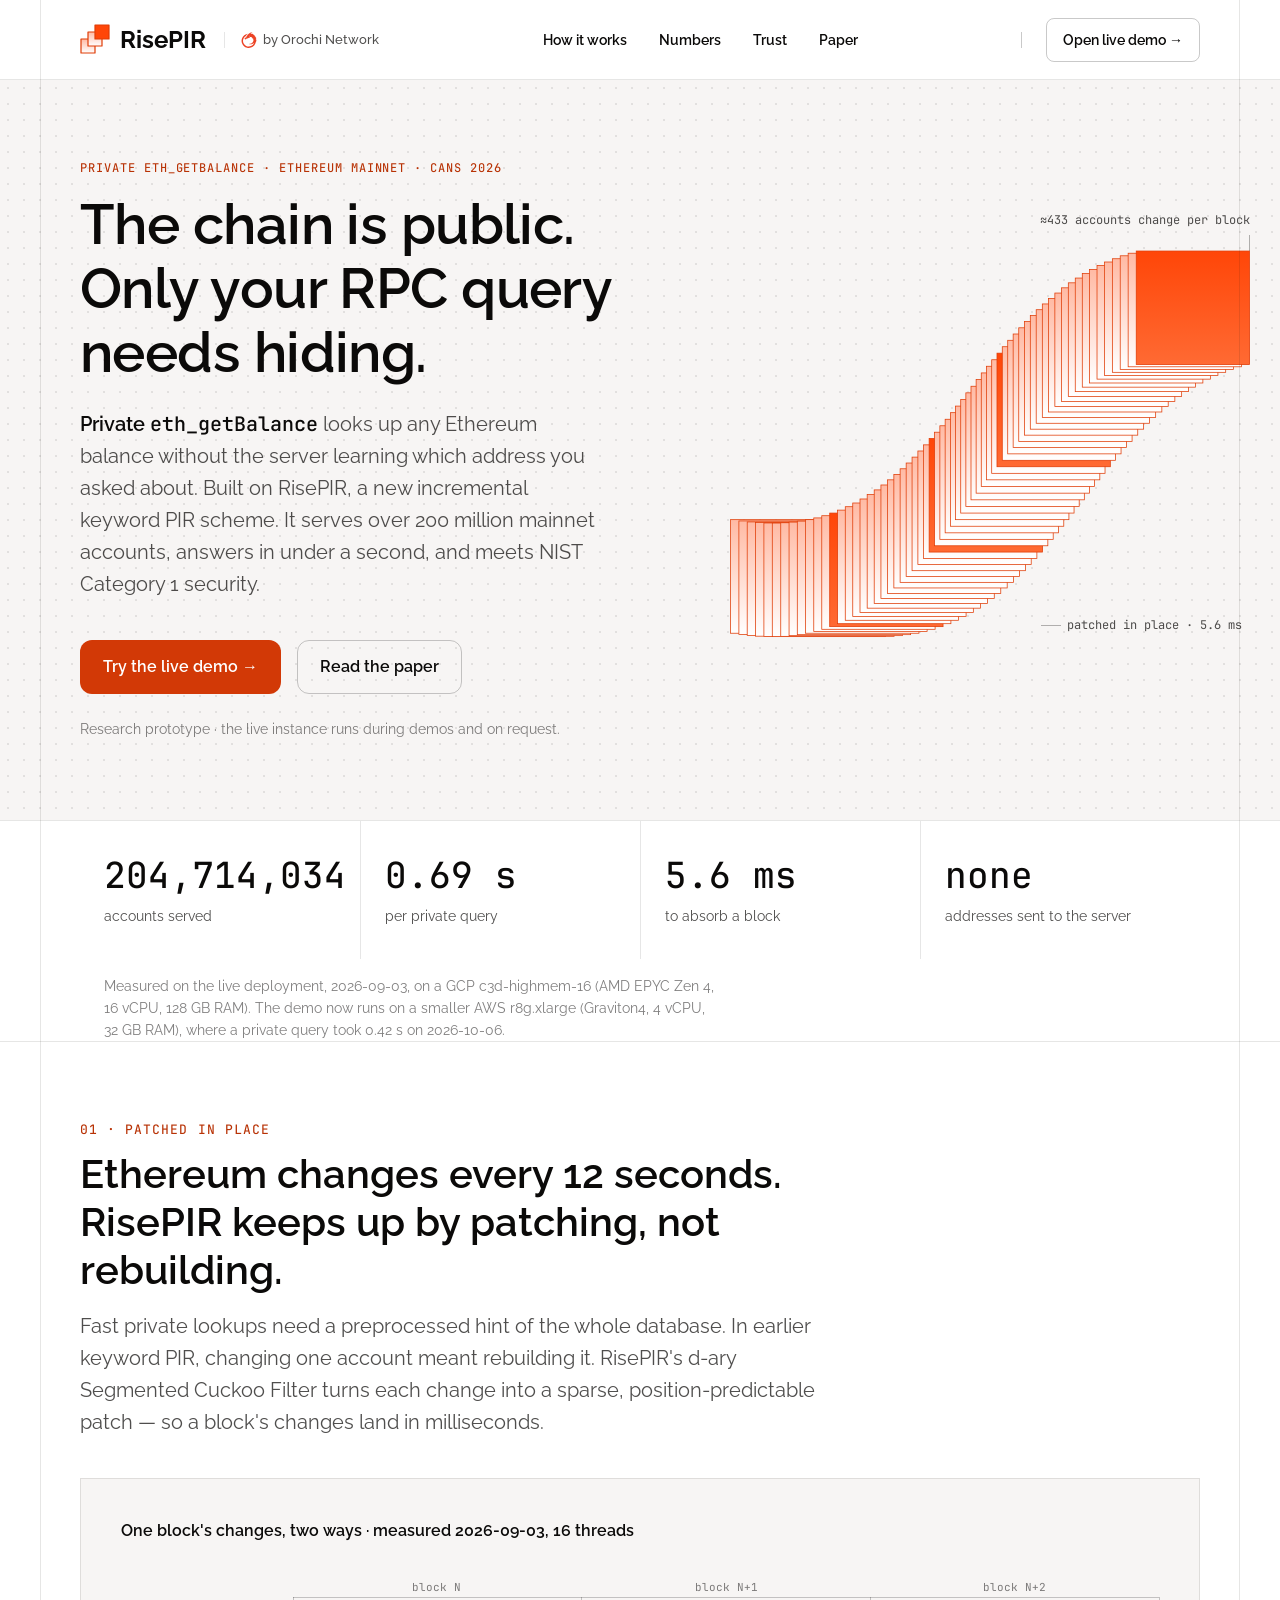
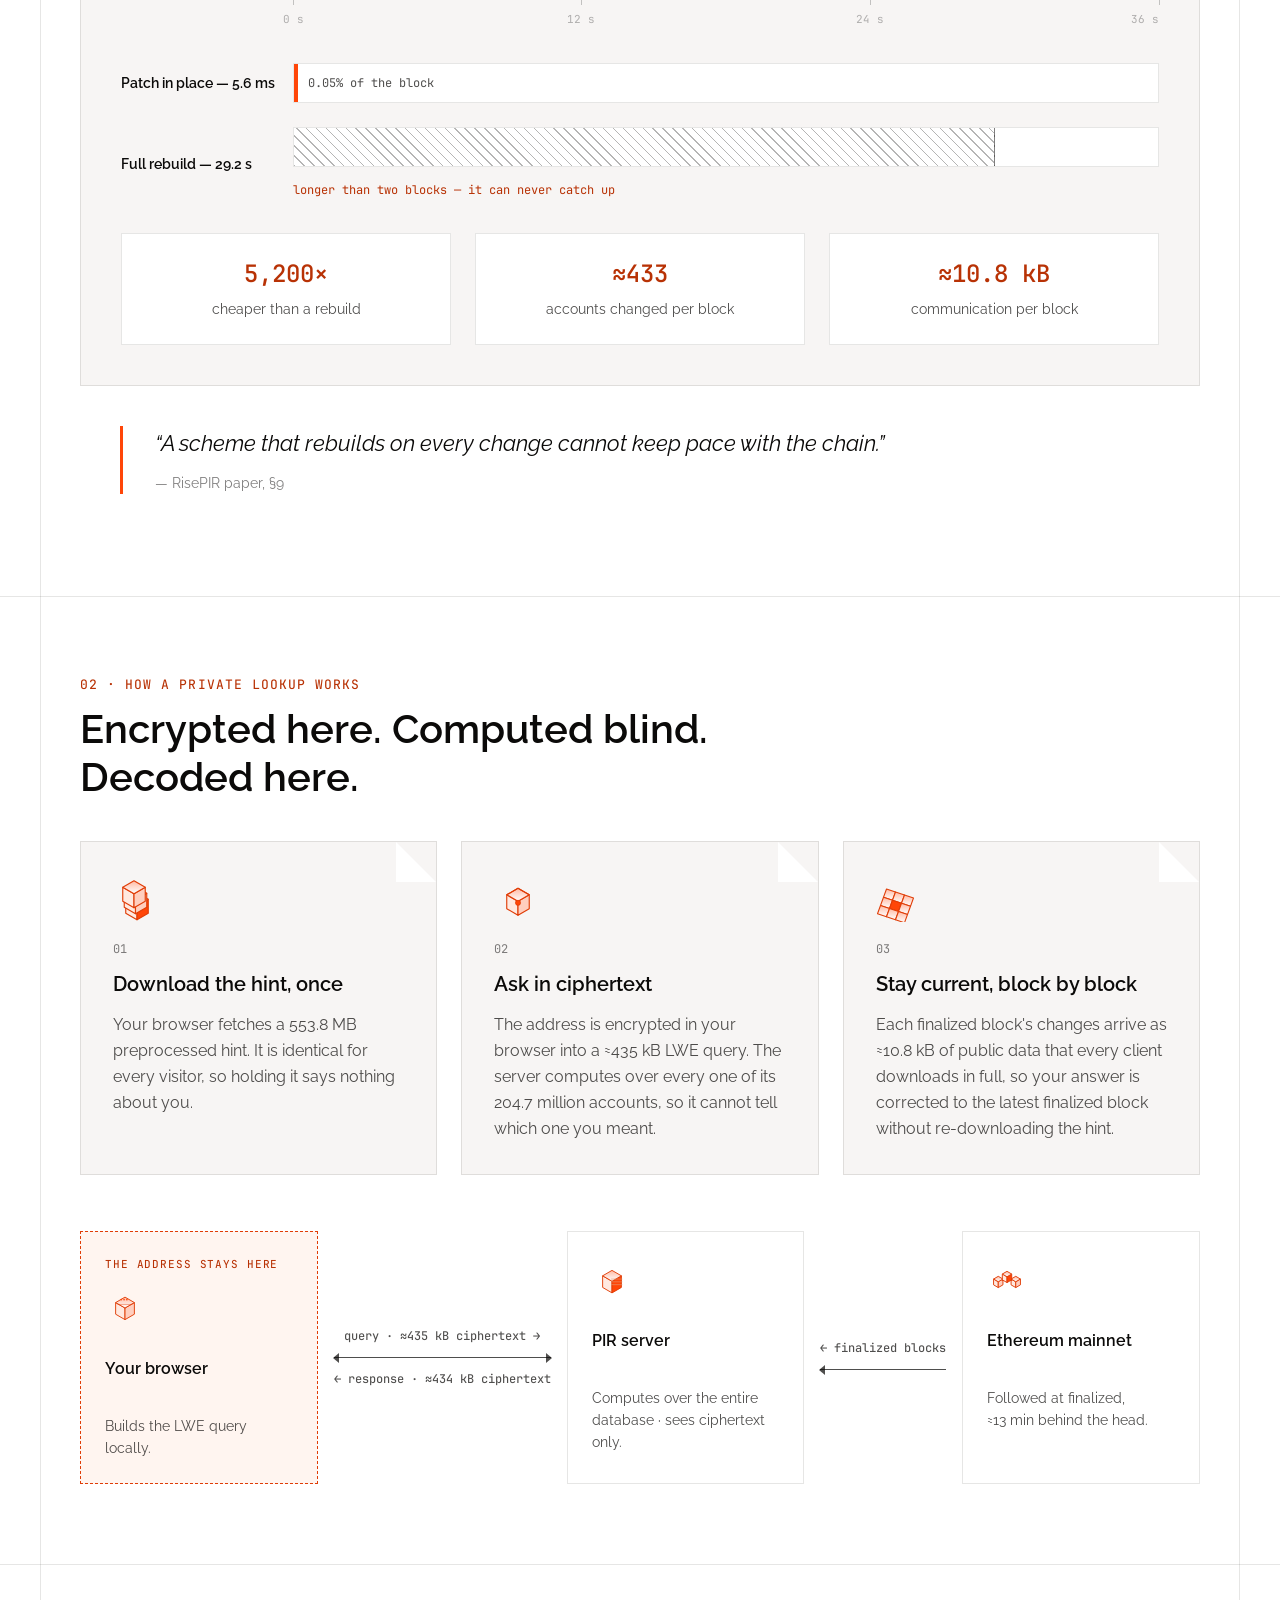
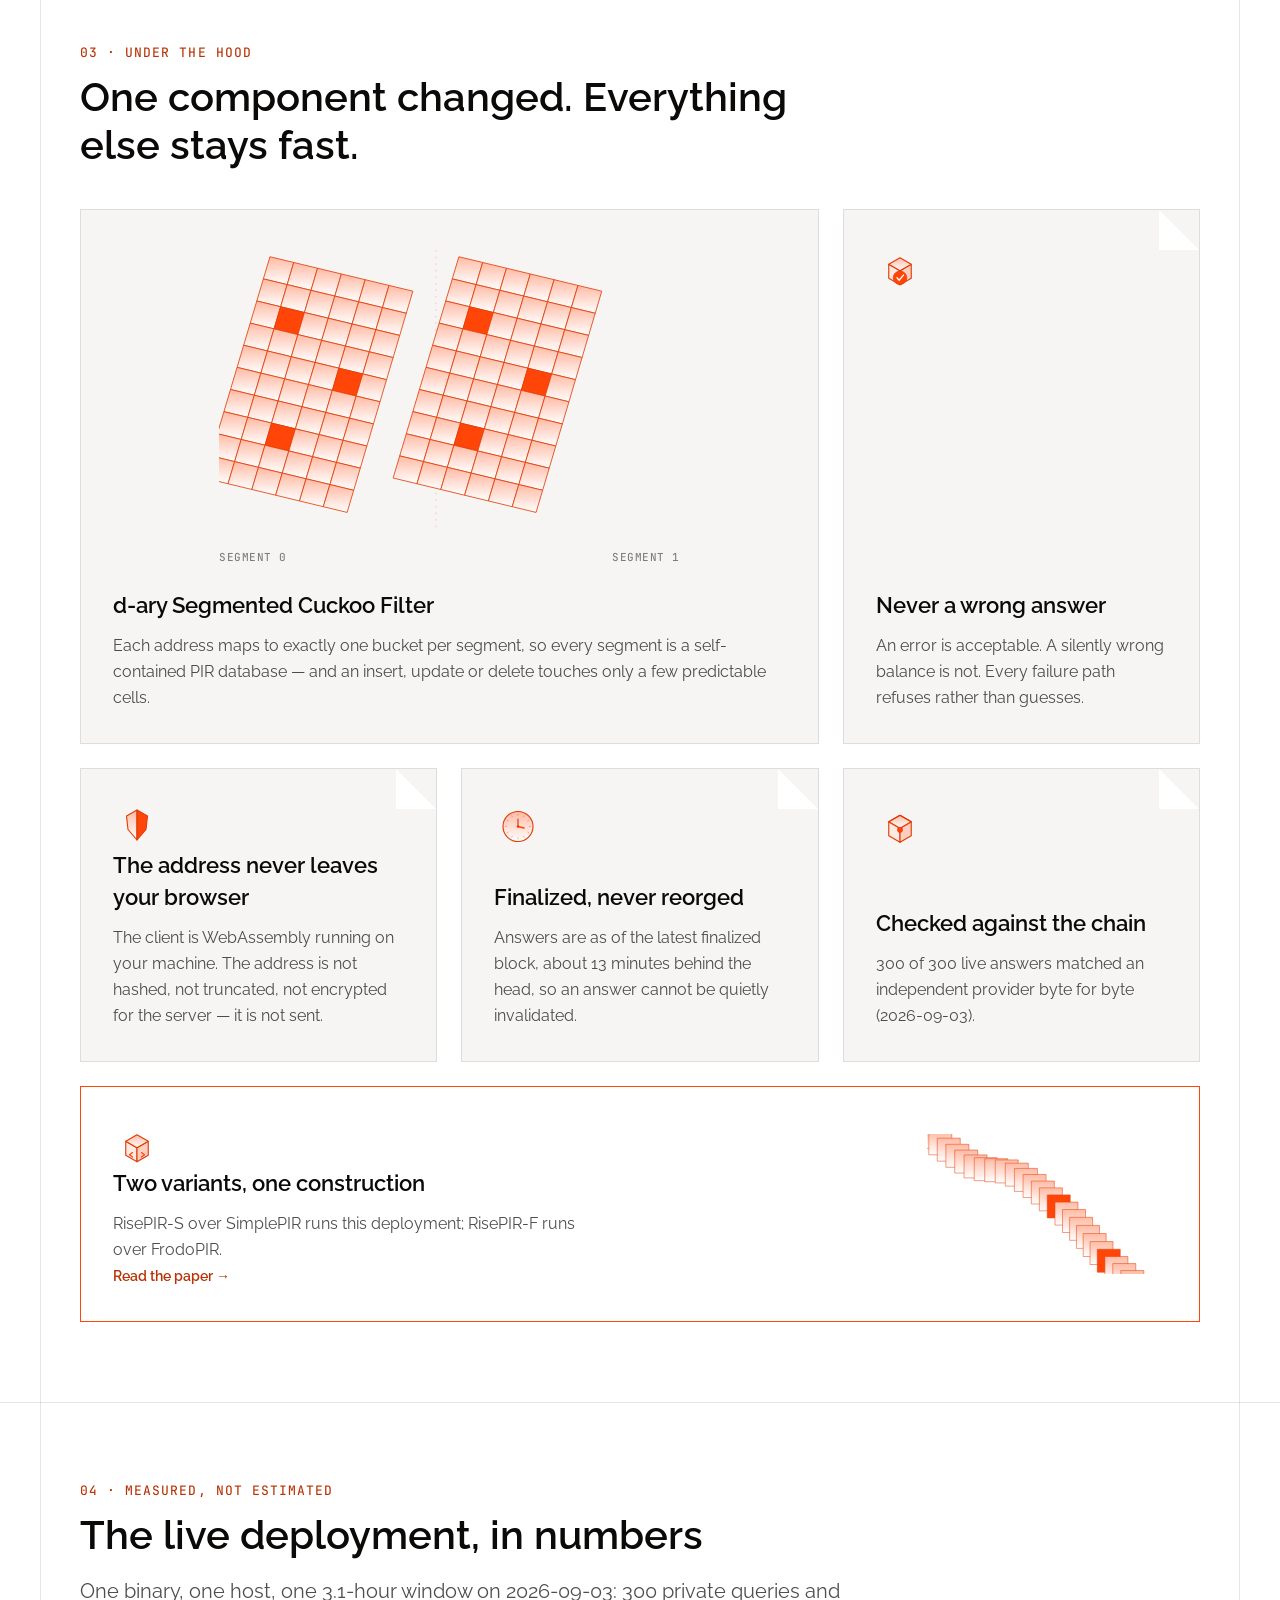
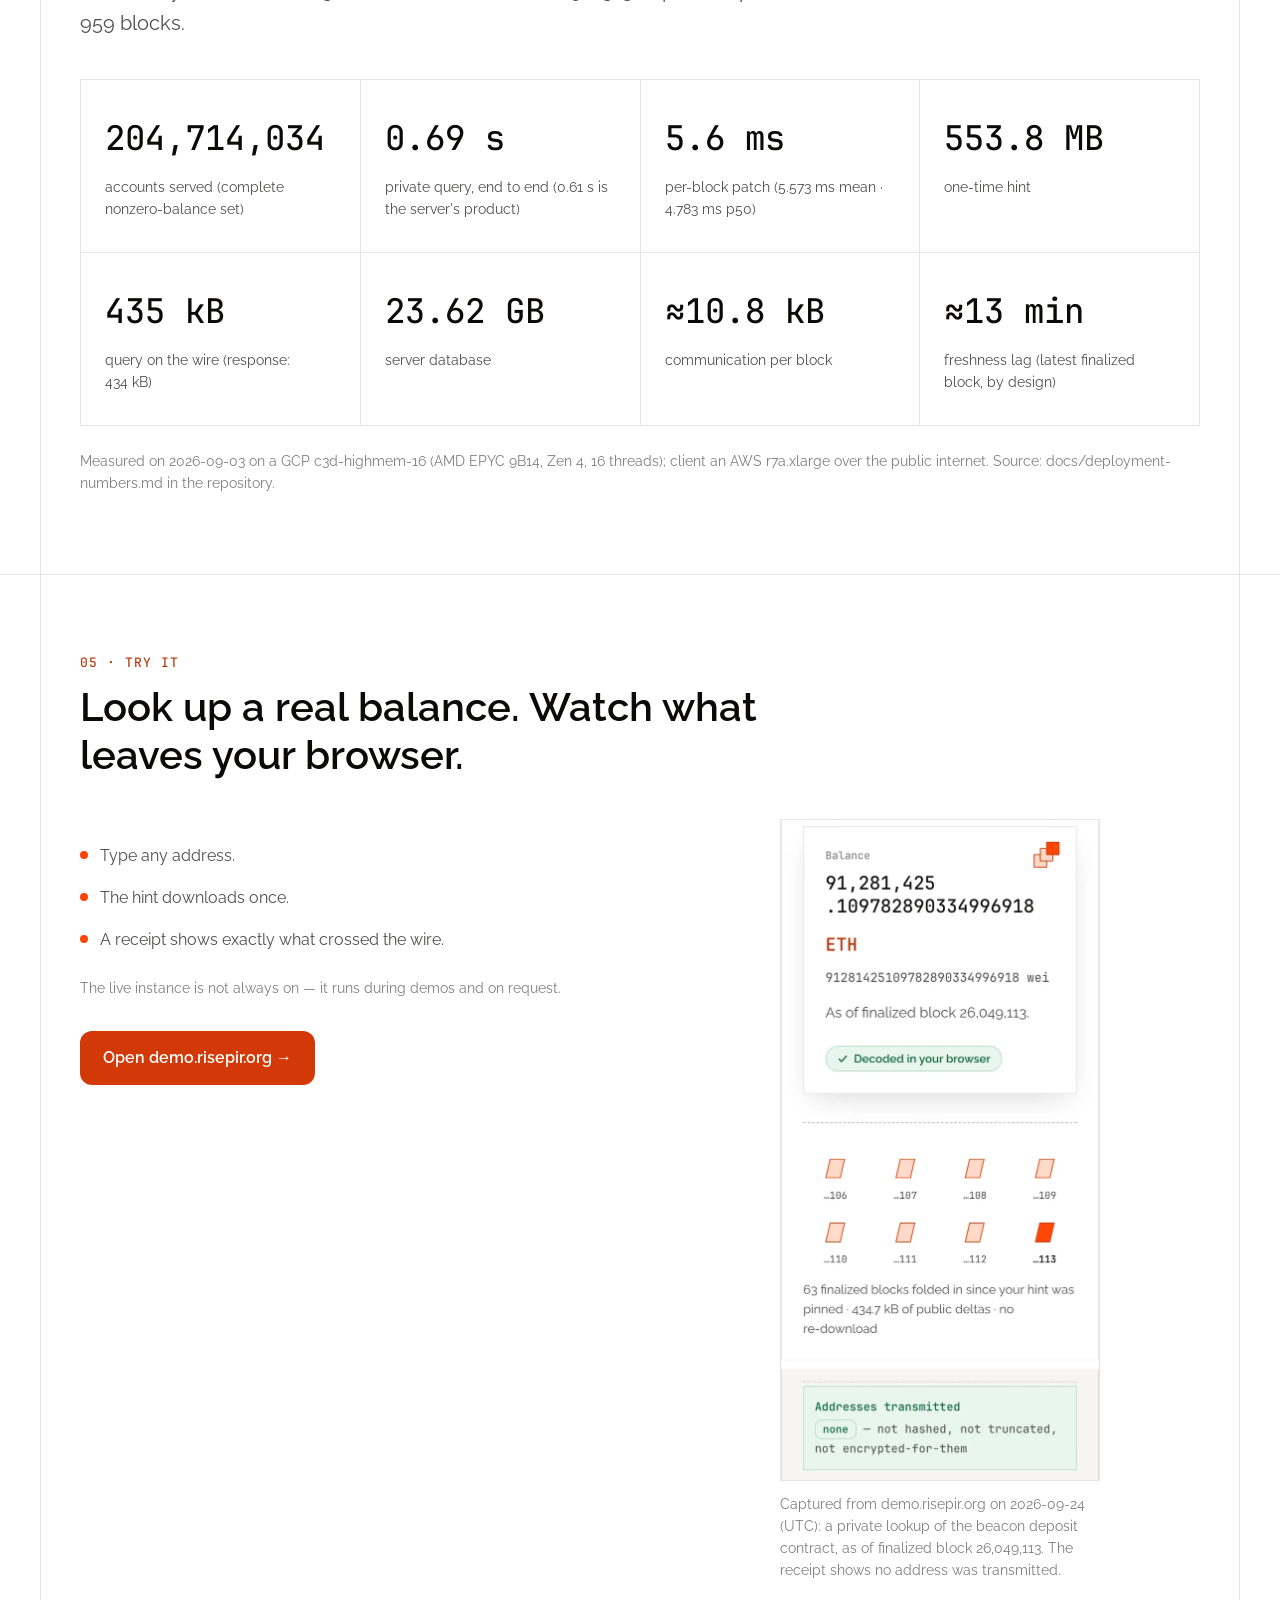
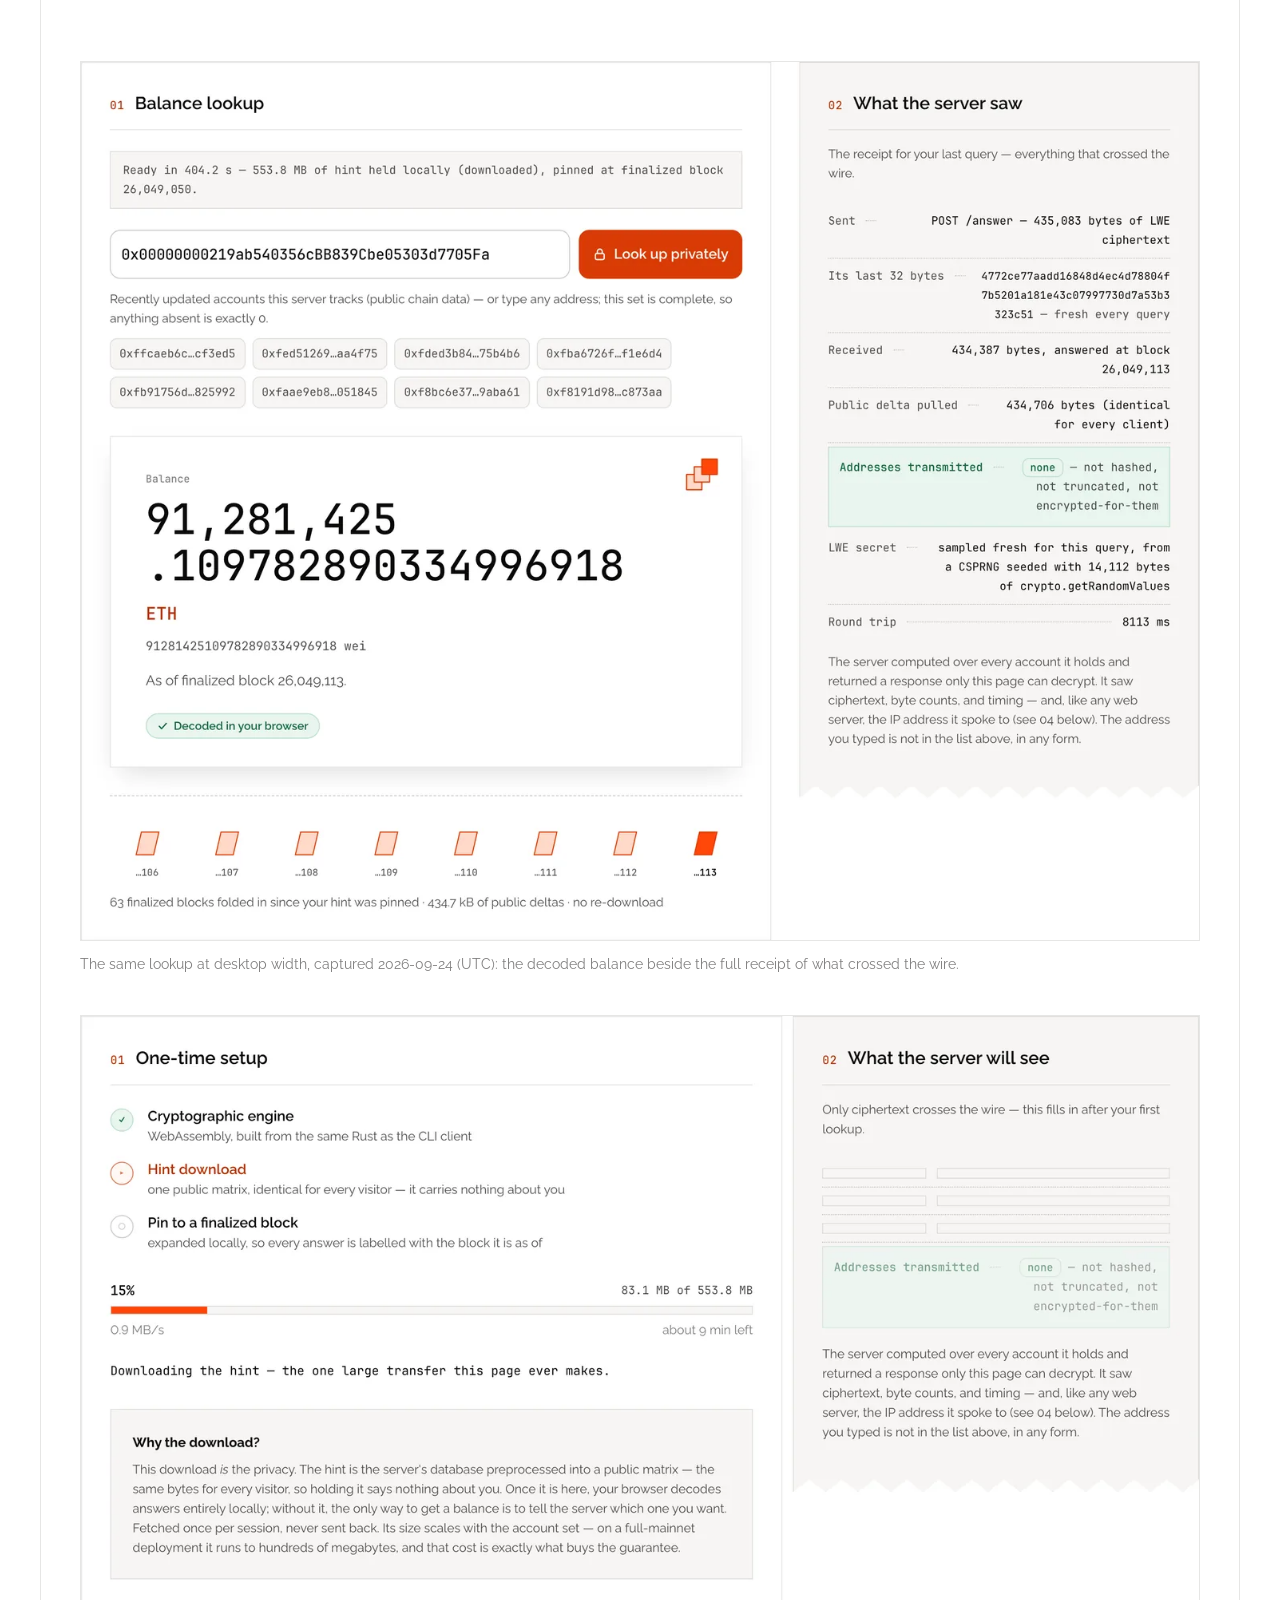
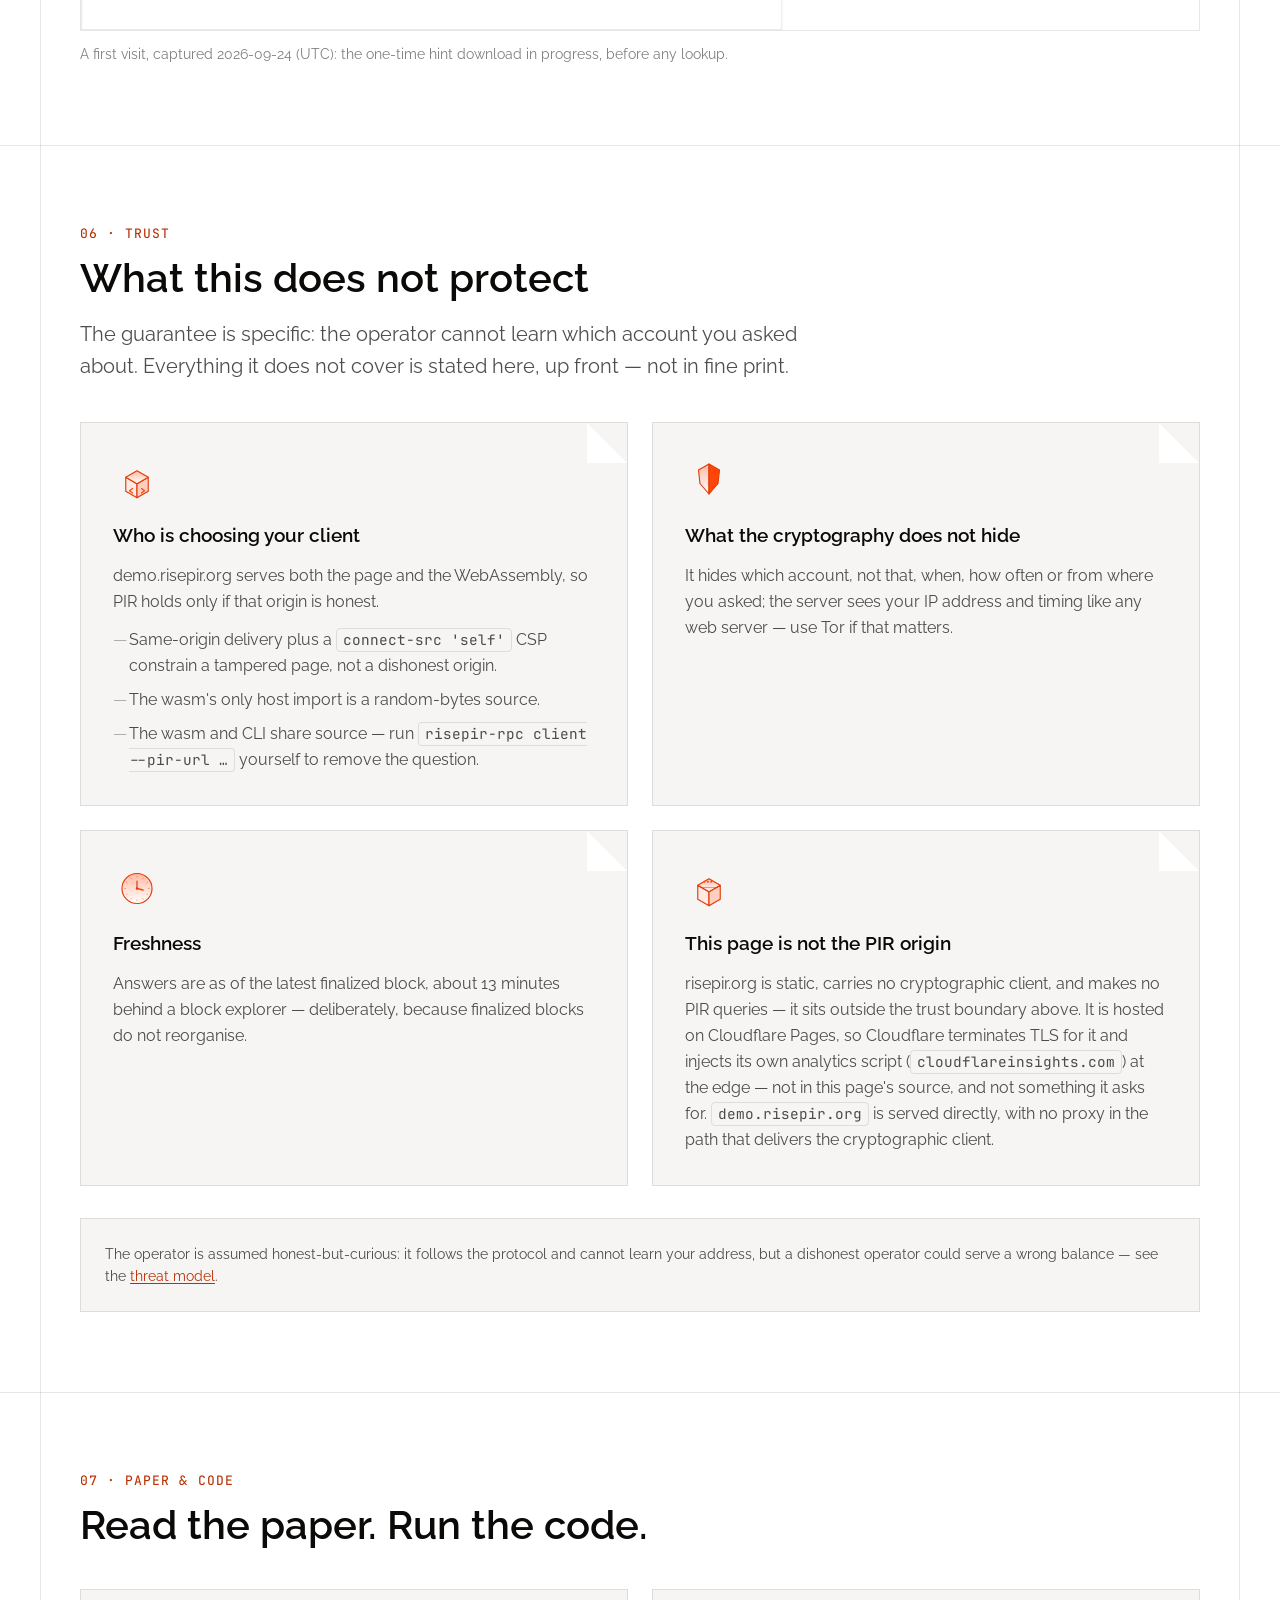
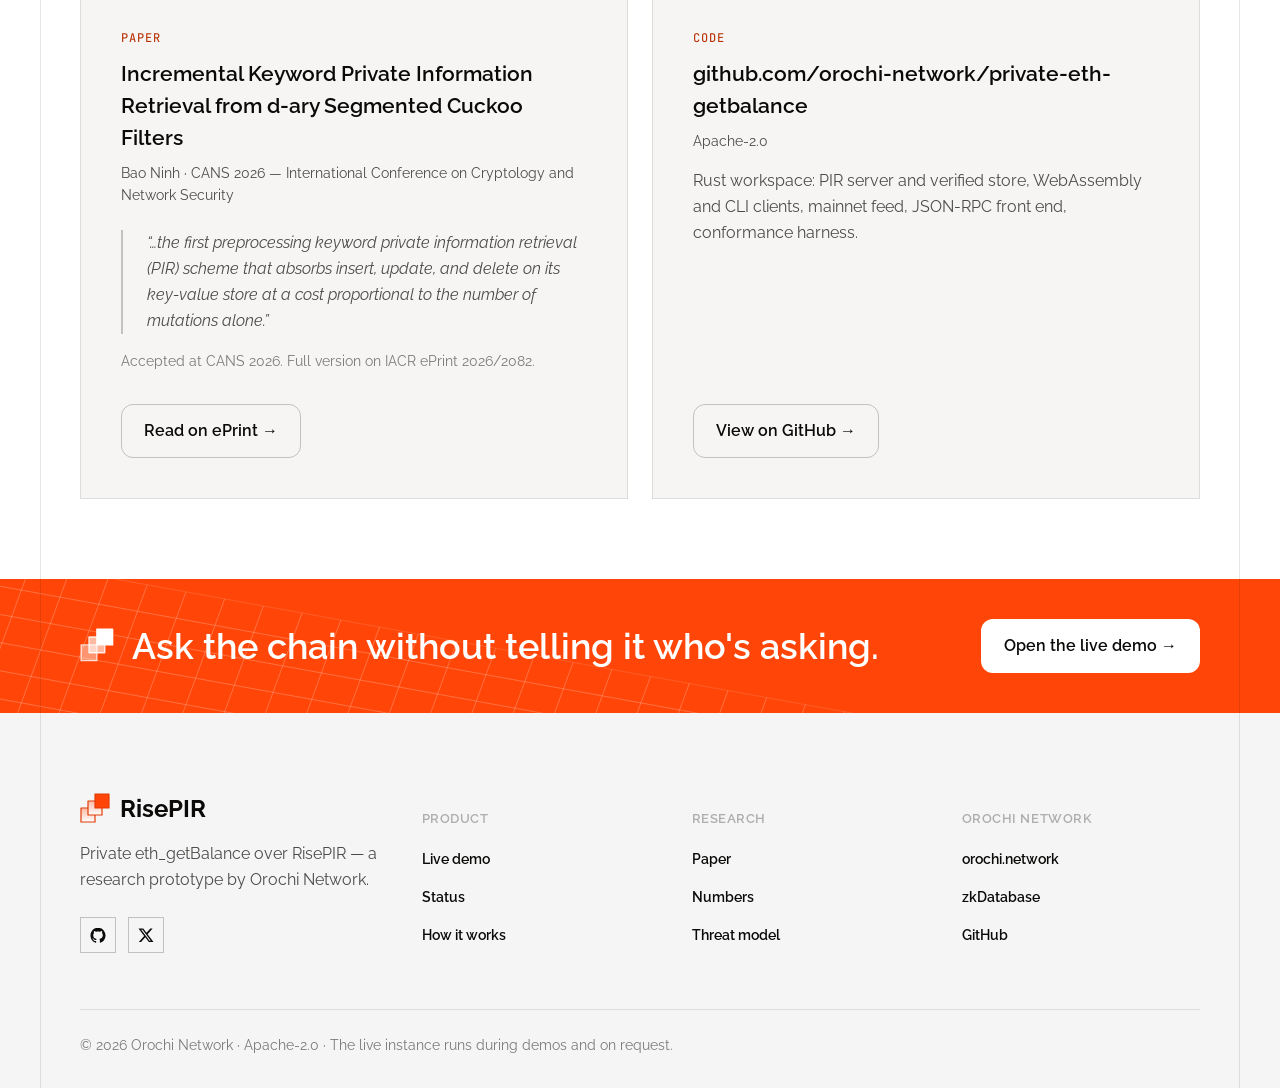
<file: site/index.html>
<!DOCTYPE html>
<html lang="en">
<head>
<meta charset="UTF-8">
<meta name="viewport" content="width=device-width, initial-scale=1">
<title>RisePIR — Private eth_getBalance for Ethereum mainnet</title>
<meta name="description" content="A keyword-PIR server that answers Ethereum eth_getBalance queries against the complete 204,714,034-account mainnet set without learning which account was asked.">

<meta property="og:title" content="RisePIR — Private eth_getBalance for Ethereum mainnet">
<meta property="og:description" content="LWE keyword-PIR over a d-ary Segmented Cuckoo Filter. The server computes over the entire mainnet balance set to answer one query, and never learns which account was asked.">
<meta property="og:type" content="website">
<meta property="og:url" content="https://risepir.org/">
<meta property="og:image" content="https://risepir.org/assets/social-card.png">
<meta property="og:image:width" content="1200">
<meta property="og:image:height" content="630">
<meta property="og:image:alt" content="RisePIR — Private eth_getBalance for Ethereum mainnet. &quot;The chain is public. Only your RPC query needs hiding.&quot;">
<meta name="twitter:card" content="summary_large_image">

<link rel="canonical" href="https://risepir.org/">
<link rel="icon" type="image/svg+xml" href="./favicon.svg?v=40e13f9a90">
<link rel="stylesheet" href="./style.css?v=3d52746d71">
</head>
<body>
<a class="skip-link" href="#main">Skip to content</a>
<div class="page">

  <!-- ============================================================ NAV -->
  <header class="nav">
    <div class="container">
      <div class="nav-left">
        <div class="nav-lockup">
          <img class="mark" src="./assets/risepir-mark.svg" width="32" height="32" alt="">
          <span class="wordmark">RisePIR</span>
        </div>
        <div class="nav-by">
          <img class="orochi-sym" src="./assets/brand/orochi-net-logo-orochi-symbol.svg" width="16" height="16" alt="">
          <span>by Orochi Network</span>
        </div>
      </div>
      <nav class="nav-links" aria-label="Page sections">
        <a href="#how">How it works</a>
        <a href="#numbers">Numbers</a>
        <a href="#trust">Trust</a>
        <a href="#paper">Paper</a>
      </nav>
      <div class="nav-right">
        <div class="nav-divider"></div>
        <a class="btn btn-secondary btn-sm" href="#demo">Open live demo →</a>
        <details class="nav-menu">
          <summary aria-label="Menu">
            <svg viewBox="0 0 24 24" width="24" height="24" aria-hidden="true">
              <line x1="3" y1="6" x2="21" y2="6" stroke="#0B0A09" stroke-width="1.6" stroke-linecap="round"/>
              <line x1="3" y1="12" x2="21" y2="12" stroke="#0B0A09" stroke-width="1.6" stroke-linecap="round"/>
              <line x1="3" y1="18" x2="21" y2="18" stroke="#0B0A09" stroke-width="1.6" stroke-linecap="round"/>
            </svg>
          </summary>
          <nav class="nav-menu-panel" aria-label="Page sections">
            <a href="#how">How it works</a>
            <a href="#numbers">Numbers</a>
            <a href="#trust">Trust</a>
            <a href="#paper">Paper</a>
            <a class="btn btn-primary" href="#demo">Open live demo →</a>
          </nav>
        </details>
      </div>
    </div>
  </header>

  <main id="main" tabindex="-1">

  <!-- ============================================================ HERO -->
  <section class="hero dotted">
    <div class="container">
      <div class="hero-copy">
        <div class="eyebrow">Private eth_getBalance · Ethereum mainnet · CANS 2026</div>
        <h1>The chain is public. Only your RPC query needs hiding.</h1>
        <p class="lead"><strong class="project-name">Private <span class="proj-mono">eth_getBalance</span></strong> looks up any Ethereum balance without the server learning which address you asked about. Built on RisePIR, a new incremental keyword PIR scheme. It serves over 200 million mainnet accounts, answers in under a second, and meets NIST Category 1 security.</p>
        <div class="hero-actions">
          <a class="btn btn-primary" href="#demo">Try the live demo →</a>
          <a class="btn btn-secondary" href="#paper">Read the paper</a>
        </div>
        <p class="hero-fine">Research prototype · the live instance runs during demos and on request.</p>
      </div>
      <div class="hero-art">
        <img src="./assets/illustrations/hero-patched-ribbon.svg" width="720" height="560" alt="A ribbon of database scales, mostly pale, with a few solid-orange scales showing the block just patched">
        <div class="hero-callout hero-callout-1"><span>≈433&nbsp;accounts change per block</span><span class="leader"></span></div>
        <div class="hero-callout hero-callout-2"><span class="leader"></span><span>patched in place · 5.6&nbsp;ms</span></div>
      </div>
    </div>
  </section>

  <!-- ============================================================ STAT STRIP -->
  <section class="stat-strip">
    <div class="container">
      <div class="stat-cell"><span class="v num">204,714,034</span><span class="l">accounts served</span></div>
      <div class="stat-cell"><span class="v num">0.69 s</span><span class="l">per private query</span></div>
      <div class="stat-cell"><span class="v num">5.6 ms</span><span class="l">to absorb a block</span></div>
      <div class="stat-cell"><span class="v num">none</span><span class="l">addresses sent to the server</span></div>
    </div>
    <div class="container"><p class="stat-caption">Measured on the live deployment, <span class="nowrap">2026-09-03</span>, on a GCP c3d-highmem-16 (AMD EPYC Zen&nbsp;4, 16&nbsp;vCPU, 128&nbsp;GB RAM). The demo now runs on a smaller AWS r8g.xlarge (Graviton4, 4&nbsp;vCPU, 32&nbsp;GB RAM), where a private query took 0.42&nbsp;s on <span class="nowrap">2026-10-06</span>.</p></div>
  </section>

  <!-- ============================================================ 01 PATCHED IN PLACE -->
  <section class="section section-pad" id="how">
    <div class="container">
      <div class="section-num">01 · Patched in place</div>
      <div class="section-head">
        <h2>Ethereum changes every 12&nbsp;seconds. RisePIR keeps up by patching, not rebuilding.</h2>
        <p class="lede">Fast private lookups need a preprocessed hint of the whole database. In earlier keyword PIR, changing one account meant rebuilding it. RisePIR's d-ary Segmented Cuckoo Filter turns each change into a sparse, position-predictable patch — so a block's changes land in milliseconds.</p>
      </div>

      <div class="chart-card">
        <div class="chart-title">One block's changes, two ways · measured <span class="nowrap">2026-09-03</span>, 16&nbsp;threads</div>

        <div class="chart-blockline">
          <div class="spacer"></div>
          <div class="blockmarks">
            <span class="blocklabel pos-1">block N</span>
            <span class="blocklabel pos-2">block N+1</span>
            <span class="blocklabel pos-3">block N+2</span>
            <i class="pos-0"></i><i class="pos-33"></i><i class="pos-66"></i><i class="pos-100"></i>
            <span class="ticklabel pos-0">0&nbsp;s</span>
            <span class="ticklabel pos-33">12&nbsp;s</span>
            <span class="ticklabel pos-66">24&nbsp;s</span>
            <span class="ticklabel pos-100">36&nbsp;s</span>
          </div>
        </div>

        <div class="chart-row">
          <div class="row-label">Patch in place — 5.6&nbsp;ms</div>
          <div class="chart-row-cell">
            <div class="chart-track">
              <div class="bar-patch"></div>
              <div class="chart-callout callout-patch">0.05% of the block</div>
            </div>
          </div>
        </div>

        <div class="chart-row rebuild-row">
          <div class="row-label">Full rebuild — 29.2&nbsp;s</div>
          <div class="chart-row-cell">
            <div class="chart-track">
              <div class="bar-rebuild"></div>
            </div>
            <div class="chart-callout warn">longer than two blocks — it can never catch up</div>
          </div>
        </div>

        <div class="fact-cards">
          <div class="fact-card"><div class="fc-num num">5,200×</div><div class="fc-label">cheaper than a rebuild</div></div>
          <div class="fact-card"><div class="fc-num num">≈433</div><div class="fc-label">accounts changed per block</div></div>
          <div class="fact-card"><div class="fc-num num">≈10.8&nbsp;kB</div><div class="fc-label">communication per block</div></div>
        </div>
      </div>

      <blockquote class="pull-quote">
        “A scheme that rebuilds on every change cannot keep pace with the chain.”
        <cite>— RisePIR paper, §9</cite>
      </blockquote>
    </div>
  </section>

  <!-- ============================================================ 02 HOW A PRIVATE LOOKUP WORKS -->
  <section class="section section-pad hairline-top">
    <div class="container">
      <div class="section-num">02 · How a private lookup works</div>
      <div class="section-head">
        <h2>Encrypted here. Computed blind. Decoded here.</h2>
      </div>

      <div class="step-cards">
        <div class="step-card">
          <img class="corner" src="./assets/brand/illustration-ori-paper.svg" width="40" height="40" alt="">
          <img class="step-icon" src="./assets/illustrations/icon-hint.svg" width="48" height="48" alt="">
          <div class="step-no">01</div>
          <h3>Download the hint, once</h3>
          <p>Your browser fetches a 553.8&nbsp;MB preprocessed hint. It is identical for every visitor, so holding it says nothing about you.</p>
        </div>
        <div class="step-card">
          <img class="corner" src="./assets/brand/illustration-ori-paper.svg" width="40" height="40" alt="">
          <img class="step-icon" src="./assets/illustrations/icon-query.svg" width="48" height="48" alt="">
          <div class="step-no">02</div>
          <h3>Ask in ciphertext</h3>
          <p>The address is encrypted in your browser into a ≈435&nbsp;kB LWE query. The server computes over every one of its 204.7&nbsp;million accounts, so it cannot tell which one you meant.</p>
        </div>
        <div class="step-card">
          <img class="corner" src="./assets/brand/illustration-ori-paper.svg" width="40" height="40" alt="">
          <img class="step-icon" src="./assets/illustrations/icon-patch.svg" width="48" height="48" alt="">
          <div class="step-no">03</div>
          <h3>Stay current, block by block</h3>
          <p>Each finalized block's changes arrive as ≈10.8&nbsp;kB of public data that every client downloads in full, so your answer is corrected to the latest finalized block without re-downloading the hint.</p>
        </div>
      </div>

      <div class="diagram">
        <div class="diagram-box trust">
          <div class="tb-label eyebrow">The address stays here</div>
          <img class="db-icon" src="./assets/illustrations/icon-browser.svg" width="40" height="40" alt="">
          <h4>Your browser</h4>
          <p>Builds the LWE query locally.</p>
        </div>
        <div class="diagram-arrows">
          <div class="arrow-label">query · ≈435&nbsp;kB ciphertext →</div>
          <div class="arrow-track both"><span class="head head-left"></span><span class="head head-right"></span></div>
          <div class="arrow-label">← response · ≈434&nbsp;kB ciphertext</div>
        </div>
        <div class="diagram-box">
          <img class="db-icon" src="./assets/illustrations/icon-server.svg" width="40" height="40" alt="">
          <h4>PIR server</h4>
          <p>Computes over the entire database · sees ciphertext only.</p>
        </div>
        <div class="diagram-arrows">
          <div class="arrow-label">← finalized blocks</div>
          <div class="arrow-track left-only"><span class="head head-left"></span></div>
        </div>
        <div class="diagram-box">
          <img class="db-icon" src="./assets/illustrations/icon-chain.svg" width="40" height="40" alt="">
          <h4>Ethereum mainnet</h4>
          <p>Followed at finalized, ≈13&nbsp;min behind the head.</p>
        </div>
      </div>
    </div>
  </section>

  <!-- ============================================================ 03 UNDER THE HOOD (BENTO) -->
  <section class="section section-pad hairline-top">
    <div class="container">
      <div class="section-num">03 · Under the hood</div>
      <div class="section-head">
        <h2>One component changed. Everything else stays fast.</h2>
      </div>

      <div class="bento">
        <div class="bento-tile big">
          <div class="bento-art">
            <img src="./assets/illustrations/segment-grid.svg" width="560" height="360" alt="A grid of buckets in two segments; a few highlighted orange as the ones a mutation touches">
            <div class="segment-labels"><span>segment 0</span><span>segment 1</span></div>
          </div>
          <h3>d-ary Segmented Cuckoo Filter</h3>
          <p>Each address maps to exactly one bucket per segment, so every segment is a self-contained PIR database — and an insert, update or delete touches only a few predictable cells.</p>
        </div>

        <div class="bento-tile">
          <img class="corner" src="./assets/brand/illustration-ori-paper.svg" width="40" height="40" alt="">
          <img class="step-icon" src="./assets/illustrations/icon-check.svg" width="48" height="48" alt="">
          <h3>Never a wrong answer</h3>
          <p>An error is acceptable. A silently wrong balance is not. Every failure path refuses rather than guesses.</p>
        </div>

        <div class="bento-tile">
          <img class="corner" src="./assets/brand/illustration-ori-paper.svg" width="40" height="40" alt="">
          <img class="step-icon" src="./assets/illustrations/icon-shield.svg" width="48" height="48" alt="">
          <h3>The address never leaves your browser</h3>
          <p>The client is WebAssembly running on your machine. The address is not hashed, not truncated, not encrypted for the server — it is not sent.</p>
        </div>

        <div class="bento-tile">
          <img class="corner" src="./assets/brand/illustration-ori-paper.svg" width="40" height="40" alt="">
          <img class="step-icon" src="./assets/illustrations/icon-clock.svg" width="48" height="48" alt="">
          <h3>Finalized, never reorged</h3>
          <p>Answers are as of the latest finalized block, about 13&nbsp;minutes behind the head, so an answer cannot be quietly invalidated.</p>
        </div>

        <div class="bento-tile">
          <img class="corner" src="./assets/brand/illustration-ori-paper.svg" width="40" height="40" alt="">
          <img class="step-icon" src="./assets/illustrations/icon-query.svg" width="48" height="48" alt="">
          <h3>Checked against the chain</h3>
          <p>300 of 300 live answers matched an independent provider byte for byte (<span class="nowrap">2026-09-03</span>).</p>
        </div>

        <div class="bento-tile cta full">
          <div class="cta-text">
            <img class="step-icon" src="./assets/illustrations/icon-code.svg" width="48" height="48" alt="">
            <h3>Two variants, one construction</h3>
            <p>RisePIR-S over SimplePIR runs this deployment; RisePIR-F runs over FrodoPIR.</p>
            <a class="cta-link" href="#paper">Read the paper →</a>
          </div>
          <img class="cta-art" src="./assets/illustrations/ribbon-corner.svg" width="240" height="140" alt="">
        </div>
      </div>
    </div>
  </section>

  <!-- ============================================================ 04 MEASURED, NOT ESTIMATED -->
  <section class="section section-pad hairline-top" id="numbers">
    <div class="container">
      <div class="section-num">04 · Measured, not estimated</div>
      <div class="section-head">
        <h2>The live deployment, in numbers</h2>
        <p class="lede">One binary, one host, one 3.1-hour window on <span class="nowrap">2026-09-03</span>: 300 private queries and 959&nbsp;blocks.</p>
      </div>

      <div class="numbers-grid">
        <div class="numbers-tile"><span class="v num">204,714,034</span><span class="l">accounts served (complete nonzero-balance set)</span></div>
        <div class="numbers-tile"><span class="v num">0.69 s</span><span class="l">private query, end to end (0.61&nbsp;s is the server's product)</span></div>
        <div class="numbers-tile"><span class="v num">5.6 ms</span><span class="l">per-block patch (5.573&nbsp;ms mean · 4.783&nbsp;ms p50)</span></div>
        <div class="numbers-tile"><span class="v num">553.8 MB</span><span class="l">one-time hint</span></div>
        <div class="numbers-tile"><span class="v num">435 kB</span><span class="l">query on the wire (response: 434&nbsp;kB)</span></div>
        <div class="numbers-tile"><span class="v num">23.62 GB</span><span class="l">server database</span></div>
        <div class="numbers-tile"><span class="v num">≈10.8 kB</span><span class="l">communication per block</span></div>
        <div class="numbers-tile"><span class="v num">≈13 min</span><span class="l">freshness lag (latest finalized block, by design)</span></div>
      </div>
      <p class="numbers-foot">Measured on <span class="nowrap">2026-09-03</span> on a GCP c3d-highmem-16 (AMD EPYC 9B14, Zen 4, 16&nbsp;threads); client an AWS r7a.xlarge over the public internet. Source: docs/deployment-numbers.md in the repository.</p>
    </div>
  </section>

  <!-- ============================================================ 05 TRY IT -->
  <section class="section section-pad hairline-top" id="demo">
    <div class="container">
      <div class="section-num">05 · Try it</div>
      <div class="section-head">
        <h2>Look up a real balance. Watch what leaves your browser.</h2>
      </div>

      <div class="try-grid">
        <div>
          <div class="try-bullets">
            <div class="try-bullet"><span class="dot"></span><p>Type any address.</p></div>
            <div class="try-bullet"><span class="dot"></span><p>The hint downloads once.</p></div>
            <div class="try-bullet"><span class="dot"></span><p>A receipt shows exactly what crossed the wire.</p></div>
          </div>
          <p class="try-note">The live instance is not always on — it runs during demos and on request.</p>
          <div class="try-actions"><a class="btn btn-primary" href="https://demo.risepir.org">Open demo.risepir.org →</a></div>
        </div>

        <figure class="capture capture-mobile">
          <img src="./assets/demo-result-390.webp" width="640" height="1327" loading="lazy"
            alt="Screenshot of demo.risepir.org at a mobile viewport width: a completed private balance lookup of the Ethereum beacon deposit contract, and the receipt's &quot;Addresses transmitted: none&quot; row.">
          <figcaption>Captured from demo.risepir.org on 2026-09-24 (UTC): a private lookup of the beacon deposit contract, as of finalized block 26,049,113. The receipt shows no address was transmitted.</figcaption>
        </figure>
      </div>

      <div class="capture-desktop">
        <figure class="capture">
          <img src="./assets/demo-result-1440.webp" width="1400" height="1100" loading="lazy"
            alt="Screenshot of demo.risepir.org at desktop width: the same lookup, with the decoded balance and the full receipt of everything that crossed the wire, including the highlighted &quot;Addresses transmitted: none&quot; row.">
          <figcaption>The same lookup at desktop width, captured 2026-09-24 (UTC): the decoded balance beside the full receipt of what crossed the wire.</figcaption>
        </figure>
        <figure class="capture">
          <img src="./assets/demo-boot-1440.webp" width="1400" height="769" loading="lazy"
            alt="Screenshot of demo.risepir.org during the first-visit one-time setup: the hint download in progress, and the receipt panel before any lookup has run.">
          <figcaption>A first visit, captured 2026-09-24 (UTC): the one-time hint download in progress, before any lookup.</figcaption>
        </figure>
      </div>
    </div>
  </section>

  <!-- ============================================================ 06 TRUST -->
  <section class="section section-pad hairline-top" id="trust">
    <div class="container">
      <div class="section-num">06 · Trust</div>
      <div class="section-head">
        <h2>What this does not protect</h2>
        <p class="lede">The guarantee is specific: the operator cannot learn which account you asked about. Everything it does not cover is stated here, up front — not in fine print.</p>
      </div>

      <div class="trust-grid">
        <div class="trust-card">
          <img class="corner" src="./assets/brand/illustration-ori-paper.svg" width="40" height="40" alt="">
          <img class="tc-icon" src="./assets/illustrations/icon-code.svg" width="48" height="48" alt="">
          <h3>Who is choosing your client</h3>
          <p>demo.risepir.org serves both the page and the WebAssembly, so PIR holds only if that origin is honest.</p>
          <ul>
            <li>Same-origin delivery plus a <code>connect-src 'self'</code> CSP constrain a tampered page, not a dishonest origin.</li>
            <li>The wasm's only host import is a random-bytes source.</li>
            <li>The wasm and CLI share source — run <code>risepir-rpc client --pir-url …</code> yourself to remove the question.</li>
          </ul>
        </div>
        <div class="trust-card">
          <img class="corner" src="./assets/brand/illustration-ori-paper.svg" width="40" height="40" alt="">
          <img class="tc-icon" src="./assets/illustrations/icon-shield.svg" width="48" height="48" alt="">
          <h3>What the cryptography does not hide</h3>
          <p>It hides which account, not that, when, how often or from where you asked; the server sees your IP address and timing like any web server — use Tor if that matters.</p>
        </div>
        <div class="trust-card">
          <img class="corner" src="./assets/brand/illustration-ori-paper.svg" width="40" height="40" alt="">
          <img class="tc-icon" src="./assets/illustrations/icon-clock.svg" width="48" height="48" alt="">
          <h3>Freshness</h3>
          <p>Answers are as of the latest finalized block, about 13&nbsp;minutes behind a block explorer — deliberately, because finalized blocks do not reorganise.</p>
        </div>
        <div class="trust-card">
          <img class="corner" src="./assets/brand/illustration-ori-paper.svg" width="40" height="40" alt="">
          <img class="tc-icon" src="./assets/illustrations/icon-browser.svg" width="48" height="48" alt="">
          <h3>This page is not the PIR origin</h3>
          <p>risepir.org is static, carries no cryptographic client, and makes no PIR queries — it sits outside the trust boundary above. It is hosted on Cloudflare Pages, so Cloudflare terminates TLS for it and injects its own analytics script (<code>cloudflareinsights.com</code>) at the edge — not in this page's source, and not something it asks for. <code>demo.risepir.org</code> is served directly, with no proxy in the path that delivers the cryptographic client.</p>
        </div>
      </div>

      <div class="trust-note">The operator is assumed honest-but-curious: it follows the protocol and cannot learn your address, but a dishonest operator could serve a wrong balance — see the <a href="https://github.com/orochi-network/private-eth-getbalance/blob/main/docs/threat-model.md">threat model</a>.</div>
    </div>
  </section>

  <!-- ============================================================ 07 PAPER & CODE -->
  <section class="section section-pad hairline-top" id="paper">
    <div class="container">
      <div class="section-num">07 · Paper &amp; code</div>
      <div class="section-head">
        <h2>Read the paper. Run the code.</h2>
      </div>
      <div class="paper-grid">
        <div class="paper-card">
          <div class="pc-label eyebrow">Paper</div>
          <h3>Incremental Keyword Private Information Retrieval from d-ary Segmented Cuckoo Filters</h3>
          <div class="pc-meta">Bao Ninh · CANS 2026 — International Conference on Cryptology and Network Security</div>
          <blockquote>“…the first preprocessing keyword private information retrieval (PIR) scheme that absorbs insert, update, and delete on its key-value store at a cost proportional to the number of mutations alone.”</blockquote>
          <!-- TODO: add the proceedings DOI once CANS 2026 publishes -->
          <p class="pc-note">Accepted at CANS 2026. Full version on IACR ePrint 2026/2082.</p>
          <div class="pc-cta"><a class="btn btn-secondary" href="https://eprint.iacr.org/2026/2082">Read on ePrint →</a></div>
        </div>
        <div class="paper-card">
          <div class="pc-label eyebrow">Code</div>
          <h3>github.com/orochi-network/private-eth-getbalance</h3>
          <div class="pc-meta">Apache-2.0</div>
          <p class="pc-desc">Rust workspace: PIR server and verified store, WebAssembly and CLI clients, mainnet feed, JSON-RPC front end, conformance harness.</p>
          <div class="pc-cta"><a class="btn btn-secondary" href="https://github.com/orochi-network/private-eth-getbalance">View on GitHub →</a></div>
        </div>
      </div>
    </div>
  </section>

  </main>

  <!-- ============================================================ CTA BANNER -->
  <section class="cta-banner">
    <img class="banner-pattern" src="./assets/illustrations/banner-pattern.svg" alt="">
    <div class="container">
      <div class="banner-headline">
        <img class="banner-mark" src="./assets/risepir-mark-mono-white.svg" width="36" height="36" alt="">
        <h2>Ask the chain without<br class="banner-break"> telling it who's asking.</h2>
      </div>
      <a class="btn btn-outline-white" href="#demo">Open the live demo →</a>
    </div>
  </section>

  <!-- ============================================================ FOOTER -->
  <footer class="footer dotted">
    <div class="container">
      <div class="footer-top">
        <div class="footer-brand">
          <div class="nav-lockup">
            <img class="mark" src="./assets/risepir-mark.svg" width="32" height="32" alt="">
            <span class="wordmark">RisePIR</span>
          </div>
          <p>Private eth_getBalance over RisePIR — a research prototype by Orochi Network.</p>
          <div class="footer-social">
            <a href="https://github.com/orochi-network/private-eth-getbalance"><img src="./assets/brand/footer-social-github.svg" width="18" height="18" alt="GitHub"></a>
            <a href="https://x.com/OrochiNetwork"><img src="./assets/brand/footer-social-x.svg" width="18" height="18" alt="X"></a>
          </div>
        </div>
        <div class="footer-col">
          <h4>Product</h4>
          <ul>
            <li><a href="#demo">Live demo</a></li>
            <li><a href="https://demo.risepir.org/status">Status</a></li>
            <li><a href="#how">How it works</a></li>
          </ul>
        </div>
        <div class="footer-col">
          <h4>Research</h4>
          <ul>
            <li><a href="#paper">Paper</a></li>
            <li><a href="#numbers">Numbers</a></li>
            <li><a href="https://github.com/orochi-network/private-eth-getbalance/blob/main/docs/threat-model.md">Threat model</a></li>
          </ul>
        </div>
        <div class="footer-col">
          <h4>Orochi Network</h4>
          <ul>
            <li><a href="https://orochi.network">orochi.network</a></li>
            <li><a href="https://github.com/orochi-network/zkDatabase">zkDatabase</a></li>
            <li><a href="https://github.com/orochi-network">GitHub</a></li>
          </ul>
        </div>
      </div>
      <div class="footer-bottom">© 2026 Orochi Network · Apache-2.0 · The live instance runs during demos and on request.</div>
    </div>
  </footer>

</div>
</body>
</html>
</file>
<file: site/style.css>
/* RisePIR landing page — risepir.org
   Static, self-contained stylesheet. Self-hosted fonts, no external requests, light theme only.
   Design tokens are a copy of the approved brand tokens (Orochi Network / zkDatabase lineage). */

/* ---- Self-hosted webfonts (OFL-1.1, licenses in fonts/) ---- */
@font-face {
  font-family: "Raleway";
  src: url("fonts/raleway.woff2") format("woff2");
  font-weight: 100 900;
  font-style: normal;
  font-display: swap;
}

@font-face {
  font-family: "Raleway";
  src: url("fonts/raleway-italic.woff2") format("woff2");
  font-weight: 100 900;
  font-style: italic;
  font-display: swap;
}

@font-face {
  font-family: "JetBrains Mono";
  src: url("fonts/jetbrains-mono.woff2") format("woff2");
  font-weight: 100 800;
  font-style: normal;
  font-display: swap;
}

*, *::before, *::after { box-sizing: border-box; }

:root {
  /* ---- Brand orange (Orochi / zkDatabase family) ---- */
  --brand:        #FF4608;
  --brand-deep:   #D23906;
  --brand-hover:  #B83205;
  --brand-ink:    #B83205;
  --brand-stroke: #E03C06;
  --brand-400:    #FF8D66;
  --brand-300:    #FFBAA4;
  --brand-200:    #FFCEBE;
  --brand-100:    #FFE9E0;
  --brand-50:     #FFF5F0;
  --brand-dark:   #751D00;

  /* ---- Neutrals ---- */
  --ink:     #0B0A09;
  --ink-2:   #282727;
  --ink-70:  rgba(11,10,9,.72);
  --ink-50:  rgba(11,10,9,.52);
  --ink-30:  rgba(11,10,9,.30);
  --line:    rgba(11,10,9,.10);
  --line-2:  rgba(11,10,9,.22);
  --dots:    rgba(11,10,9,.09);

  --bg:      #FFFFFF;
  --paper:   #F7F5F4;
  --paper-2: #F5F5F5;

  /* ---- Status ---- */
  --ok:      #17693F;  --ok-bg:   #E8F5EE;  --ok-line:   #B9E0CB;
  --warn:    #8A5300;  --warn-bg: #FFF4DB;  --warn-line: #F2D59A;
  --err:     #B42318;  --err-bg:  #FDECEA;  --err-line:  #F4C1BC;

  /* ---- Type ---- */
  --font-sans: 'Raleway', -apple-system, 'Segoe UI', Roboto, Helvetica, Arial, sans-serif;
  --font-mono: 'JetBrains Mono', ui-monospace, 'SF Mono', Menlo, Consolas, monospace;

  --t-display: 600 64px/72px var(--font-sans);
  --t-h2:      600 40px/48px var(--font-sans);
  --t-h3:      600 24px/32px var(--font-sans);
  --t-lead:    400 20px/32px var(--font-sans);
  --t-body:    400 16px/26px var(--font-sans);
  --t-small:   400 14px/22px var(--font-sans);
  --t-button:  600 16px/24px var(--font-sans);
  --t-nav:     600 14px/22px var(--font-sans);
  --t-eyebrow: 500 12px/16px var(--font-mono);
  --t-mono:    400 14px/22px var(--font-mono);
  --t-stat:    500 44px/52px var(--font-mono);
  --t-balance: 500 56px/64px var(--font-mono);

  /* ---- Space / layout ---- */
  --s-1: 4px;  --s-2: 8px;  --s-3: 12px; --s-4: 16px; --s-5: 24px;
  --s-6: 32px; --s-7: 40px; --s-8: 56px; --s-9: 80px; --s-10: 120px;
  --frame-inset: 40px;
  --content: 1200px;
  --nav-h: 80px;

  /* ---- Radii / elevation ---- */
  --r-chip: 8px;  --r-btn: 12px;  --r-input: 12px;  --r-card: 0px;  --r-pill: 999px;
  --shadow-soft: -4px 4px 4px rgba(11,10,9,.02);
  --shadow-lift: 0 12px 32px -12px rgba(11,10,9,.18);
}

html { -webkit-text-size-adjust: 100%; }

html, body { margin: 0; padding: 0; }

body {
  background: var(--bg);
  color: var(--ink);
  font: var(--t-body);
  -webkit-font-smoothing: antialiased;
  text-rendering: optimizeLegibility;
}

img, svg { display: block; max-width: 100%; }
a { color: inherit; text-decoration: none; }
ul { margin: 0; padding: 0; list-style: none; }
h1, h2, h3, p, dl, dd, dt { margin: 0; }

code {
  font-family: var(--font-mono);
  background: var(--paper);
  border: 1px solid var(--line);
  padding: 0.1em 0.4em;
  border-radius: 4px;
  font-size: 0.9em;
}

.num { font-variant-numeric: lining-nums tabular-nums; }
.nowrap { white-space: nowrap; }

/* safety: long mono numbers/addresses must never force horizontal overflow */
.stat-cell .v, .numbers-tile .v, .chart-callout, .arrow-label {
  overflow-wrap: anywhere;
}
/* safety: grid/flex children must be allowed to shrink below their content's min-content size */
.try-grid > *, .diagram > *, .bento > *, .numbers-grid > *, .trust-grid > *,
.paper-grid > *, .footer-top > *, .step-cards > *, .stat-strip .container > * {
  min-width: 0;
}

/* ---- Skip link ---- */
.skip-link {
  position: absolute;
  left: -9999px;
  top: 0;
  background: var(--brand-deep);
  color: #fff;
  padding: 0.75rem 1.25rem;
  z-index: 100;
  border-radius: 0 0 6px 0;
  font: var(--t-button);
  text-decoration: none;
}
.skip-link:focus { left: 0; }

/* ---- Keyboard focus ---- */
a:focus-visible,
button:focus-visible,
summary:focus-visible,
.btn:focus-visible {
  outline: 2px solid var(--brand-deep);
  outline-offset: 2px;
  border-radius: 2px;
}
summary { cursor: default; }
summary::-webkit-details-marker { display: none; }

/* ---------------------------------------------------------------- page / frame ---- */
.page {
  position: relative;
  background: var(--bg);
}

/* zkDatabase-style vertical hairline page frame, 40px in from each edge (desktop only) */
.page::before, .page::after {
  content: "";
  position: absolute;
  top: 0; bottom: 0;
  width: 0;
  border-left: 1px solid var(--line);
  z-index: 1;
  pointer-events: none;
}
.page::before { left: var(--frame-inset); }
.page::after { right: var(--frame-inset); }

.container {
  max-width: var(--content);
  margin: 0 auto;
  padding: 0 var(--frame-inset);
}

.section { position: relative; }
.section-pad { padding: var(--s-9) 0; }

.eyebrow { font: var(--t-eyebrow); letter-spacing: .08em; text-transform: uppercase; color: var(--brand-ink); }

.section-head { max-width: 760px; }
.section-head h2 { font: var(--t-h2); color: var(--ink); margin-top: var(--s-3); }
.section-head .lede { font: var(--t-lead); color: var(--ink-70); margin-top: var(--s-4); }

.hairline-top { border-top: 1px solid var(--line); }

/* Utility: zkDatabase dotted-grid ground */
.dotted {
  background-color: var(--paper);
  background-image: radial-gradient(var(--dots) 1px, transparent 1.2px);
  background-size: 16px 16px;
}

/* ---------------------------------------------------------------- buttons ---- */
.btn {
  display: inline-flex; align-items: center; justify-content: center; gap: var(--s-2);
  font: var(--t-button);
  padding: 14px 22px;
  border-radius: var(--r-btn);
  border: 1px solid transparent;
  white-space: nowrap;
}
.btn-primary { background: var(--brand-deep); color: #fff; }
.btn-secondary { background: transparent; color: var(--ink); border-color: var(--line-2); }
.btn-outline-white { background: #fff; color: var(--ink); }
.btn-sm { padding: 10px 16px; font: 600 14px/22px var(--font-sans); border-radius: var(--r-chip); }

@media (prefers-reduced-motion: no-preference) {
  .btn, a { transition: color 120ms ease, border-color 120ms ease, background-color 120ms ease; }
}

/* ---------------------------------------------------------------- nav ---- */
.nav {
  height: var(--nav-h);
  display: flex; align-items: center;
  border-bottom: 1px solid var(--line);
  position: relative; z-index: 2;
}
.nav .container { display: flex; align-items: center; justify-content: space-between; width: 100%; }
.nav-left { display: flex; align-items: center; gap: var(--s-4); }
.nav-lockup { display: flex; align-items: center; gap: var(--s-2); }
.nav-lockup .mark { width: 32px; height: 32px; }
.nav-lockup .wordmark { font: 700 24px/32px var(--font-sans); color: var(--ink); }
.nav-by { display: flex; align-items: center; gap: 6px; font: 500 13px/16px var(--font-sans); color: var(--ink-70); padding-left: var(--s-4); border-left: 1px solid var(--line); margin-left: 2px; }
.nav-by .orochi-sym { width: 16px; height: 16px; }
.nav-links { display: flex; align-items: center; gap: var(--s-6); }
.nav-links a { font: var(--t-nav); color: var(--ink); }
.nav-divider { width: 1px; height: 16px; background: var(--line-2); }
.nav-right { display: flex; align-items: center; gap: var(--s-5); }

/* mobile menu — <details>/<summary>, no JS */
.nav-menu { display: none; position: relative; }
.nav-menu > summary {
  display: flex; align-items: center; justify-content: center;
  width: 24px; height: 24px;
  list-style: none;
}
.nav-menu-panel {
  position: absolute;
  top: calc(100% + 12px);
  right: 0;
  min-width: 220px;
  background: #fff;
  border: 1px solid var(--line);
  box-shadow: var(--shadow-lift);
  padding: var(--s-4);
  display: flex;
  flex-direction: column;
  gap: var(--s-4);
  z-index: 5;
}
.nav-menu-panel a:not(.btn) { font: var(--t-nav); color: var(--ink); }
.nav-menu-panel .btn { width: 100%; }

/* ---------------------------------------------------------------- hero ---- */
.hero { position: relative; }
.hero .container {
  display: grid;
  grid-template-columns: 600px 1fr;
  gap: var(--s-7);
  align-items: center;
  padding-top: var(--s-9);
  padding-bottom: var(--s-9);
}
.hero-copy h1 { font: 600 56px/64px var(--font-sans); color: var(--ink); margin-top: var(--s-4); letter-spacing: -0.01em; max-width: 600px; }
.hero-copy .lead { font: var(--t-lead); color: var(--ink-70); margin-top: var(--s-5); max-width: 520px; }
/* the project's name, set inline in the hero lead: semibold ink (not the
   brand orange, which is reserved for CTAs), the command-ish part in the
   site's mono face, no pill and no underline so it never reads as a link */
.project-name { font-weight: 600; color: var(--ink); white-space: nowrap; }
.project-name .proj-mono { font-family: var(--font-mono); }
.hero-actions { display: flex; align-items: center; gap: var(--s-4); margin-top: var(--s-7); }
.hero-fine { margin-top: var(--s-5); font: var(--t-small); color: var(--ink-50); }

/* Bleed the art past the content box, but only as far as the side margin
   actually available — and in fixed steps, not a `100vw`-based formula.
   `100vw` is the viewport width assuming no scrollbar; on Chrome/Firefox/
   Edge on Windows and Linux, a classic (space-taking) scrollbar makes it
   ~15px wider than the actual layout width the page has to work with
   (`document.documentElement.clientWidth`), so a clamp computed from it
   over-bleeds by half that in the band where it isn't already saturated —
   a real, if small, horizontal overflow a headless-Chromium harness can't
   see (its scrollbars take no layout space) and a `scrollWidth <=
   innerWidth` check can't catch either (innerWidth has the same gutter
   baked in). Below the 1280px step, bleed exactly --frame-inset (40px) —
   the room available at the narrowest two-column width (1120px) is
   exactly that, with no `vw` term to be thrown off by a scrollbar. From
   1280px the full room for the original 64px bleed exists with slack
   left over even under a scrollbar (64px first fits at a 1248px content
   width; this media query, keyed to the viewport width a scrollbar
   doesn't shrink, can't fire before 1263px). */
.hero-art { position: relative; margin-right: calc(-1 * var(--frame-inset)); }
@media (min-width: 1280px) {
  .hero-art { margin-right: -64px; }
}
.hero-art img, .hero-art svg { width: 100%; height: auto; }
.hero-callout {
  position: absolute;
  display: flex; align-items: center; gap: 6px;
  font: var(--t-mono); font-size: 12px; color: var(--ink-70);
  white-space: nowrap;
}
.hero-callout .leader { width: 20px; height: 1px; background: var(--ink-30); flex: none; }
.hero-callout-1 { right: 2.6%; bottom: 97%; flex-direction: column; align-items: flex-end; gap: 4px; }
.hero-callout-1 .leader { width: 1px; height: 16px; }
.hero-callout-2 { left: 72.2%; top: 53.6%; transform: translateY(-50%); }

/* ---------------------------------------------------------------- stat strip ---- */
.stat-strip { border-top: 1px solid var(--line); border-bottom: 1px solid var(--line); }
.stat-strip .container { display: grid; grid-template-columns: repeat(4, 1fr); }
.stat-cell {
  padding: var(--s-6) var(--s-5);
  border-left: 1px solid var(--line);
}
.stat-cell:first-child { border-left: none; }
.stat-cell .v { font: 500 36px/44px var(--font-mono); color: var(--ink); display: block; white-space: nowrap; }
.stat-cell .l { font: var(--t-small); color: var(--ink-70); margin-top: var(--s-2); display: block; }
.stat-caption { grid-column: 1 / -1; max-width: 72ch; padding: var(--s-4) 0 0 var(--s-5); font: var(--t-small); color: var(--ink-50); }

/* ---------------------------------------------------------------- section numbering ---- */
.section-num {
  font: var(--t-eyebrow); font-size: 13px; color: var(--brand-ink); letter-spacing: .08em;
  text-transform: uppercase;
}

/* ---------------------------------------------------------------- 01 patched in place / chart ---- */
.chart-card {
  margin-top: var(--s-7);
  background: var(--paper);
  border: 1px solid var(--line);
  padding: var(--s-7);
}
.chart-title { font: 600 16px/24px var(--font-sans); color: var(--ink); margin-bottom: var(--s-6); }
.chart-blockline { display: grid; grid-template-columns: 172px 1fr; margin-bottom: var(--s-6); }
.blockmarks { position: relative; height: 34px; border-top: 1px solid var(--line-2); margin-top: 22px; }
.blockmarks .blocklabel {
  position: absolute; top: -22px; transform: translateX(-50%);
  font: var(--t-mono); font-size: 11px; color: var(--ink-50); white-space: nowrap;
}
.blockmarks .ticklabel {
  position: absolute; top: 10px; transform: translateX(-50%);
  font: var(--t-mono); font-size: 11px; color: var(--ink-30); white-space: nowrap;
}
.blockmarks .ticklabel:first-child { transform: translateX(0); }
.blockmarks .ticklabel:last-child { transform: translateX(-100%); }
.blockmarks i {
  position: absolute; top: -1px; width: 1px; height: 8px; background: var(--line-2); font-style: normal;
}
/* fixed positions for the three block marks and four tick marks (was per-element style=) */
.blockmarks .blocklabel.pos-1 { left: 16.6%; }
.blockmarks .blocklabel.pos-2 { left: 50%; }
.blockmarks .blocklabel.pos-3 { left: 83.3%; }
.blockmarks i.pos-0   { left: 0%; }
.blockmarks i.pos-33  { left: 33.3%; }
.blockmarks i.pos-66  { left: 66.6%; }
.blockmarks i.pos-100 { left: 100%; }
.blockmarks .ticklabel.pos-0   { left: 0%; }
.blockmarks .ticklabel.pos-33  { left: 33.3%; }
.blockmarks .ticklabel.pos-66  { left: 66.6%; }
.blockmarks .ticklabel.pos-100 { left: 100%; }

.chart-row { display: grid; grid-template-columns: 172px 1fr; align-items: center; margin-bottom: var(--s-5); }
.chart-row:last-of-type { margin-bottom: 0; }
.chart-row .row-label { font: 600 14px/20px var(--font-sans); color: var(--ink); }
.chart-track { position: relative; height: 40px; background: #fff; border: 1px solid var(--line); }
.bar-patch {
  position: absolute; top: 0; bottom: 0; left: 0;
  width: 4px;
  min-width: 4px;
  background: var(--brand);
}
.bar-rebuild {
  position: absolute; top: 0; bottom: 0; left: 0;
  width: 81.1%;
  background: repeating-linear-gradient(45deg, var(--ink-30) 0, var(--ink-30) 1px, transparent 1px, transparent 7px);
  border-right: 1px solid var(--ink-50);
}
.chart-callout {
  font: var(--t-mono); font-size: 12px; color: var(--ink-70);
  white-space: nowrap;
}
.chart-callout.warn { color: var(--brand-ink); margin-top: var(--s-3); }
.callout-patch { position: absolute; left: 14px; top: 50%; transform: translateY(-50%); }
.chart-row-cell { display: flex; flex-direction: column; min-width: 0; }

.fact-cards { display: grid; grid-template-columns: repeat(3, 1fr); gap: var(--s-5); margin-top: var(--s-6); }
.fact-card { background: #fff; border: 1px solid var(--line); padding: var(--s-5); text-align: center; }
.fact-card .fc-num { font: 600 24px/32px var(--font-mono); color: var(--brand-ink); }
.fact-card .fc-label { font: var(--t-small); color: var(--ink-70); margin-top: var(--s-2); }

.pull-quote {
  margin-top: var(--s-7);
  padding-left: var(--s-6);
  border-left: 3px solid var(--brand);
  font: italic 400 22px/34px var(--font-sans);
  color: var(--ink);
}
.pull-quote cite { display: block; margin-top: var(--s-3); font: var(--t-small); color: var(--ink-50); font-style: normal; }

/* ---------------------------------------------------------------- 02 how it works ---- */
.step-cards { display: grid; grid-template-columns: repeat(3, 1fr); gap: var(--s-5); margin-top: var(--s-7); }
.step-card {
  position: relative;
  background: var(--paper);
  border: 1px solid var(--line);
  padding: var(--s-6);
  overflow: hidden;
}
.step-card .corner { position: absolute; top: 0; right: 0; width: 40px; height: 40px; }
.step-card .step-icon { width: 48px; height: 48px; }
.step-card .step-no { font: var(--t-mono); font-size: 12px; color: var(--ink-50); margin-top: var(--s-4); }
.step-card h3 { font: var(--t-h3); font-size: 20px; margin-top: var(--s-2); }
.step-card p { font: var(--t-body); color: var(--ink-70); margin-top: var(--s-3); }

.diagram {
  margin-top: var(--s-8);
  display: grid;
  grid-template-columns: 1fr auto 1fr auto 1fr;
  align-items: stretch;
  gap: var(--s-4);
}
.diagram-box {
  border: 1px solid var(--line);
  background: #fff;
  padding: var(--s-5);
  display: flex; flex-direction: column; gap: var(--s-3);
  min-height: 220px;
}
.diagram-box .db-icon { width: 40px; height: 40px; }
.diagram-box h4 { font: 600 16px/24px var(--font-sans); color: var(--ink); }
.diagram-box p { font: var(--t-small); color: var(--ink-70); }
.diagram-box.trust {
  border: 1px dashed var(--brand-stroke);
  background: var(--brand-50);
}
.diagram-box.trust .tb-label { font: var(--t-eyebrow); font-size: 11px; }
.diagram-arrows { display: flex; flex-direction: column; justify-content: center; gap: var(--s-2); align-items: stretch; min-width: 96px; }
.arrow-label { font: 500 12px/16px var(--font-mono); color: var(--ink-70); text-align: center; white-space: nowrap; }
.arrow-track { position: relative; height: 0; border-top: 1.5px solid var(--ink-70); margin: 5px 0; }
.arrow-track .head {
  position: absolute; top: 0; width: 0; height: 0;
  transform: translateY(-50%);
  border-top: 5px solid transparent; border-bottom: 5px solid transparent;
}
.arrow-track .head-left { left: -1px; border-right: 6px solid var(--ink-70); }
.arrow-track .head-right { right: -1px; border-left: 6px solid var(--ink-70); }
.arrow-track.left-only .head-right { display: none; }

/* ---------------------------------------------------------------- 03 bento ---- */
.bento {
  margin-top: var(--s-7);
  display: grid;
  grid-template-columns: repeat(3, 1fr);
  grid-auto-rows: minmax(220px, auto);
  gap: var(--s-5);
}
.bento-tile {
  position: relative;
  background: var(--paper);
  border: 1px solid var(--line);
  padding: var(--s-6);
  overflow: hidden;
  display: flex; flex-direction: column;
}
.bento-tile .corner { position: absolute; top: 0; right: 0; width: 40px; height: 40px; }
.bento-tile h3 { font: var(--t-h3); font-size: 22px; margin-top: auto; }
.bento-tile p { font: var(--t-body); color: var(--ink-70); margin-top: var(--s-3); }
.bento-tile .bento-art { margin-bottom: var(--s-5); }
.bento-tile.big { grid-column: span 2; grid-row: span 1; }
.bento-tile.big .bento-art { display: flex; flex-direction: column; align-items: center; }
.bento-tile.big .bento-art img, .bento-tile.big .bento-art svg { width: 100%; max-width: 460px; height: auto; }
.segment-labels {
  display: flex; justify-content: space-between; width: 100%; max-width: 460px;
  margin-top: var(--s-3);
  font: 500 11px/16px var(--font-mono); color: var(--ink-50);
  text-transform: uppercase; letter-spacing: .04em;
}
.bento-tile.cta { background: #fff; border: 1px solid var(--brand); }
.bento-tile.cta h3 { color: var(--ink); }
.bento-tile.cta .cta-link { margin-top: var(--s-4); font: 600 14px/22px var(--font-sans); color: var(--brand-ink); }
.bento-tile.cta.full {
  grid-column: 1 / -1;
  flex-direction: row;
  align-items: center;
  justify-content: space-between;
  gap: var(--s-8);
}
.bento-tile.cta.full .cta-text { max-width: 480px; }
.bento-tile.cta.full h3 { margin-top: 0; }
.bento-tile.cta.full .cta-art { flex: none; width: 240px; height: auto; }

/* ---------------------------------------------------------------- 04 numbers ---- */
.numbers-grid {
  margin-top: var(--s-7);
  display: grid;
  grid-template-columns: repeat(4, 1fr);
  border-top: 1px solid var(--line);
  border-left: 1px solid var(--line);
}
.numbers-tile {
  border-right: 1px solid var(--line);
  border-bottom: 1px solid var(--line);
  padding: var(--s-6) var(--s-5);
}
.numbers-tile .v { font: var(--t-stat); font-size: 34px; color: var(--ink); display: block; }
.numbers-tile .l { font: var(--t-small); color: var(--ink-70); margin-top: var(--s-3); display: block; }
.numbers-foot { margin-top: var(--s-5); font: var(--t-small); color: var(--ink-50); }

/* ---------------------------------------------------------------- 05 try it ---- */
.try-grid { margin-top: var(--s-7); display: grid; grid-template-columns: 1fr 1fr; gap: var(--s-9); align-items: start; }
.try-bullets { display: flex; flex-direction: column; gap: var(--s-4); margin-top: var(--s-5); }
.try-bullet { display: flex; gap: var(--s-3); align-items: flex-start; }
.try-bullet .dot { width: 8px; height: 8px; border-radius: 50%; background: var(--brand); margin-top: 8px; flex: none; }
.try-bullet p { font: var(--t-body); color: var(--ink-70); }
.try-note { margin-top: var(--s-5); font: var(--t-small); color: var(--ink-50); }
.try-actions { margin-top: var(--s-6); }

/* Real captures of demo.risepir.org (issue #15). The border sits on the
   image, not the figure, so the dated caption reads as a caption, not as
   part of the screenshot. No titlebar chrome: these are actual screenshots,
   so nothing here should read as a simulated browser window.
   The mobile capture is shown at its native 320px CSS width (a 2x image),
   where its text stays crisp and legible. The desktop captures span the
   content width below the grid, which keeps them near 1:1 and readable,
   rather than shrinking them to a third of their size in the column. */
.capture { margin: 0; min-width: 0; }
.capture img { display: block; width: 100%; height: auto; border: 1px solid var(--line); background: #fff; }
.capture figcaption { margin-top: var(--s-3); font: var(--t-small); color: var(--ink-50); }
.capture-mobile { max-width: 320px; width: 100%; justify-self: center; }
.capture-desktop { margin-top: var(--s-9); display: grid; gap: var(--s-7); }

/* ---------------------------------------------------------------- 06 trust ---- */
.trust-grid { margin-top: var(--s-7); display: grid; grid-template-columns: repeat(2, 1fr); gap: var(--s-5); }
.trust-card { position: relative; background: var(--paper); border: 1px solid var(--line); padding: var(--s-6); overflow: hidden; }
.trust-card .corner { position: absolute; top: 0; right: 0; width: 40px; height: 40px; }
.trust-card .tc-icon { width: 48px; height: 48px; margin-bottom: var(--s-4); }
.trust-card h3 { font: var(--t-h3); font-size: 19px; }
.trust-card p, .trust-card li { font: var(--t-body); color: var(--ink-70); margin-top: var(--s-3); }
.trust-card ul { display: flex; flex-direction: column; gap: var(--s-2); margin-top: var(--s-3); }
.trust-card li { margin-top: 0; padding-left: var(--s-4); position: relative; }
.trust-card li::before { content: "—"; position: absolute; left: 0; color: var(--ink-30); }
.trust-card a { color: var(--brand-ink); text-decoration: underline; text-underline-offset: 0.15em; }
.trust-note {
  margin-top: var(--s-6);
  padding: var(--s-5);
  background: var(--paper);
  border: 1px solid var(--line);
  font: var(--t-small); color: var(--ink-70);
}
.trust-note a { color: var(--brand-ink); text-decoration: underline; text-underline-offset: 0.15em; }

/* ---------------------------------------------------------------- 07 paper & code ---- */
.paper-grid { margin-top: var(--s-7); display: grid; grid-template-columns: repeat(2, 1fr); gap: var(--s-5); }
.paper-card { background: var(--paper); border: 1px solid var(--line); padding: var(--s-7); display: flex; flex-direction: column; }
.paper-card .pc-label { font: var(--t-eyebrow); }
.paper-card h3 { font: var(--t-h3); font-size: 21px; margin-top: var(--s-3); }
.paper-card .pc-meta { font: var(--t-small); color: var(--ink-70); margin-top: var(--s-2); }
.paper-card .pc-note { font: var(--t-small); color: var(--ink-50); margin-top: var(--s-4); }
.paper-card .pc-desc { margin-top: var(--s-4); color: var(--ink-70); }
.paper-card blockquote {
  margin: var(--s-5) 0 0; padding-left: var(--s-5); border-left: 2px solid var(--line-2);
  font: italic 400 16px/26px var(--font-sans); color: var(--ink-70);
}
.paper-card .pc-cta { margin-top: auto; padding-top: var(--s-6); }

/* ---------------------------------------------------------------- CTA banner ---- */
.cta-banner { position: relative; background: var(--brand); overflow: hidden; }
.cta-banner .banner-pattern { position: absolute; inset: 0; width: 100%; height: 100%; object-fit: cover; }
.cta-banner .container {
  position: relative; z-index: 1;
  display: flex; align-items: center; justify-content: space-between;
  padding-top: var(--s-7); padding-bottom: var(--s-7);
  gap: var(--s-6);
}
.banner-headline { display: flex; align-items: center; gap: var(--s-4); min-width: 0; }
.banner-mark { flex: none; }
.cta-banner h2 { font: 600 36px/44px var(--font-sans); color: #fff; white-space: nowrap; }
.banner-break { display: none; }

/* ---------------------------------------------------------------- footer ---- */
.footer { background: var(--paper-2); }
.footer .container { padding-top: var(--s-9); padding-bottom: var(--s-6); }
.footer-top { display: grid; grid-template-columns: 1.3fr repeat(3, 1fr); gap: var(--s-6); }
.footer-brand p { font: var(--t-body); color: var(--ink-70); margin-top: var(--s-4); max-width: 300px; }
.footer-social { display: flex; gap: var(--s-3); margin-top: var(--s-5); }
.footer-social a { width: 36px; height: 36px; border: 1px solid var(--line-2); display: flex; align-items: center; justify-content: center; }
.footer-social img, .footer-social svg { width: 18px; height: 18px; }
.footer-col h4 { font: 600 13px/18px var(--font-sans); color: var(--ink-30); text-transform: uppercase; letter-spacing: .04em; }
.footer-col ul { display: flex; flex-direction: column; gap: var(--s-3); margin-top: var(--s-4); }
.footer-col a { font: 600 14px/22px var(--font-sans); color: var(--ink); }
.footer-bottom {
  margin-top: var(--s-8);
  padding-top: var(--s-5);
  border-top: 1px solid var(--line);
  font: var(--t-small); color: var(--ink-50);
}
.footer-bottom a { color: var(--brand-ink); text-decoration: underline; text-underline-offset: 0.15em; }

/* ---------------------------------------------------------------- 404 page ---- */
/* fill the viewport, footer at the bottom, so the page frame lines run edge to edge */
.error-page .page { min-height: 100vh; display: flex; flex-direction: column; }
.error-main { flex: 1 0 auto; display: flex; align-items: center; }
.error-main .container { padding-top: var(--s-9); padding-bottom: var(--s-9); }
.error-code { font: var(--t-stat); font-size: 72px; color: var(--brand-ink); }
.error-main h1 { font: var(--t-h2); color: var(--ink); margin-top: var(--s-4); }
.error-copy { font: var(--t-lead); color: var(--ink-70); margin-top: var(--s-4); max-width: 42rem; }
.error-actions { margin-top: var(--s-6); }

/* ================================================================== INTERMEDIATE (721–1359) ====
   Tablet / half-screen-laptop band: the desktop grid (sized for the 1120px
   content box, --content 1200px minus 2 * --frame-inset) starts breaking
   well above the 720px mobile breakpoint. The old approach was one blanket
   step at 1360px, which also changed the approved design at 1280/1366 —
   the common laptop widths — where the two-column hero and the 4-up grids
   actually fit; the only real problem there was the hero art's fixed
   -64px bleed (fixed above, clamped to the side margin actually
   available). Each component below now collapses at its own measured
   threshold instead. */

/* Numbers grid + stat strip: 4-up -> 2-up. Measured with Playwright using a
   Range over the actual text node (getBoundingClientRect on a nowrap block
   reports the box's layout width, not the painted text extent, which
   under-reports the real overflow): the stat strip's 36px "204,714,034"
   (forced nowrap) stops crossing into the next cell at a 1124px viewport;
   the numbers grid's 34px copy (no forced nowrap until this breakpoint)
   wraps to two lines below a 1175px viewport, the later and thus binding
   threshold. Both grids switch together at that point, with a small
   margin: 2-up at 1179px and below, 4-up at 1180px and up — unchanged at
   1280/1366/1440. */
@media (max-width: 1179px) {
  .numbers-grid { grid-template-columns: repeat(2, 1fr); }
  .numbers-tile .v { white-space: nowrap; }

  .stat-strip .container { grid-template-columns: repeat(2, 1fr); }
  .stat-cell:nth-child(1), .stat-cell:nth-child(3) { border-left: none; }
  .stat-cell:nth-child(2), .stat-cell:nth-child(4) { border-left: 1px solid var(--line); }
  .stat-cell:nth-child(1), .stat-cell:nth-child(2) { border-bottom: 1px solid var(--line); }
}

/* CTA banner headline: the single-line nowrap headline is ~830px wide, plus
   the 36px mark, gaps and a ~215px button, so between 721px (below is
   already stacked/wrapped by the mobile block) and 1093px the headline
   runs under the button rather than just clipping — an outright collision,
   not just visual clipping by the section's overflow: hidden. Above that,
   up to 1125px, it clears the button but by less than a comfortable 32px
   — the text ends ~1-31px away, reading as cramped rather than collided.
   Measured with a Range over the headline's text against the button's
   rect (getBoundingClientRect on the flex item alone isn't enough, since
   the text can render narrower than its box): the gap crosses 32px going
   from 1125px (31.6px) to 1126px (32.6px). Wrap up to and including
   1126px, so the closest gap at any wider width is >= 32px. */
@media (max-width: 1126px) {
  .cta-banner h2 { white-space: normal; }
  .banner-break { display: inline; }
}

/* Hero: keep the two-column layout, both callouts included, as long as the
   art column (600px copy + 40px gap, the rest 1fr) is at least ~400px wide
   — measured: the track crosses 400px right at a 1120px viewport. Below
   that it stacks under the copy, as at mobile (the 40px bleed above is
   irrelevant here either way, since the stacked art's own width/margin
   rule below overrides margin-right). */
@media (max-width: 1119px) {
  .hero .container { grid-template-columns: 1fr; }
  .hero-art { width: 420px; max-width: 100%; margin: 0 auto; }
  .hero-callout { display: none; }
}

/* Still two-column here (1120px and up, above). The art itself reaches its
   full 544px design width at 1280px (480px track, capped once the content
   box hits its own 1200px max, plus the full 64px bleed step). That is
   NOT, on its own, where the original hero-callout-2 anchor
   (left: 72.2% / top: 53.6%) stops overflowing the viewport, though —
   measured directly (not inferred from the art's width): the callout's
   own box extends past the art's right edge by more than the page's
   surrounding margin provides until a 1357px viewport, so the original
   anchor keeps overflowing by a shrinking amount all the way from 1280px
   (39px over) down to 1px at 1356px, reaching 0 only at 1357px. Below
   1280px it's also the wrong place regardless of overflow: at that
   narrower art width the same anchor point sits over the ribbon's rising
   tiles instead of clear ground, painting the label across tile strokes.
   Anchor the label at the ribbon's empty lower-right — it climbs
   bottom-left -> top-right, so that corner is dotted ground at every
   width — for the whole 1120-1356px span. 1357px and up (1366 and 1440
   included) keep the original design anchor, unchanged. */
@media (min-width: 1120px) and (max-width: 1356px) {
  .hero-callout-2 { left: auto; top: auto; right: 4%; bottom: 6%; transform: none; }
}

/* Architecture diagram: the two fixed-content "auto" arrow-label columns
   (~223px and ~130px, sized to their nowrap text) don't shrink with the
   viewport, so the two flexible 1fr boxes between them absorb the whole
   squeeze — measured crushed to an uncomfortable ~150px (icon + heading,
   almost no room for the paragraph) by an 860px viewport. Stack vertically
   there, as at mobile, so the arrow labels wrap instead of crushing the
   boxes. */
@media (max-width: 899px) {
  .diagram { grid-template-columns: 1fr; }
  .diagram-box { min-height: 0; }
  .diagram-arrows { flex-direction: column; padding: var(--s-3) 0; gap: var(--s-2); min-width: 0; }
  .arrow-label { white-space: normal; text-align: center; }
  .arrow-track {
    height: 28px; width: 0; margin: 2px auto;
    border-top: none; border-left: 1.5px solid var(--ink-70);
  }
  .arrow-track .head {
    top: auto; left: 50%; transform: translateX(-50%);
    border-top: 5px solid transparent; border-bottom: 5px solid transparent;
    border-left: 5px solid transparent; border-right: 5px solid transparent;
  }
  .arrow-track .head-left { top: -1px; left: 50%; border-bottom: 6px solid var(--ink-70); border-right: 5px solid transparent; border-top: none; }
  .arrow-track .head-right { bottom: -1px; top: auto; left: 50%; right: auto; border-top: 6px solid var(--ink-70); border-left: 5px solid transparent; border-right: 5px solid transparent; }
}

/* ================================================================== MOBILE (390) ==== */
@media (max-width: 720px) {
  .page::before, .page::after { display: none; }
  .container { padding: 0 var(--s-4); }
  .section-pad { padding: var(--s-7) 0; }

  /* nav */
  .nav { height: 64px; }
  .nav-links { display: none; }
  .nav-divider { display: none; }
  .nav-by { display: none; }
  .nav-menu { display: block; }
  .nav-right { gap: var(--s-3); }
  .nav-right .btn { padding: 8px 12px; font-size: 13px; }

  /* hero */
  .hero .container { grid-template-columns: 1fr; padding-top: var(--s-7); padding-bottom: var(--s-7); gap: var(--s-6); }
  .hero-copy h1 { font: 600 38px/44px var(--font-sans); }
  .hero-copy .lead { max-width: none; }
  .hero-actions { flex-direction: column; align-items: stretch; }
  .hero-actions .btn { width: 100%; }
  .hero-art { width: 340px; max-width: 100%; margin: 0 auto; }
  .hero-callout { display: none; }

  /* stat strip */
  .stat-strip .container { grid-template-columns: repeat(2, 1fr); padding: 0 var(--s-4); }
  .stat-cell { padding: var(--s-5) var(--s-4); }
  .stat-cell .v { font: 500 20px/28px var(--font-mono); }
  .stat-cell:nth-child(1), .stat-cell:nth-child(3) { border-left: none; }
  .stat-cell:nth-child(2), .stat-cell:nth-child(4) { border-left: 1px solid var(--line); }
  .stat-cell:nth-child(1), .stat-cell:nth-child(2) { border-bottom: 1px solid var(--line); }
  .stat-caption { padding-left: var(--s-4); white-space: normal; }

  /* chart */
  .chart-card { padding: var(--s-5); }
  .chart-blockline, .chart-row { grid-template-columns: 1fr; }
  .chart-row .row-label { margin-bottom: var(--s-2); }
  .chart-blockline .spacer { display: none; }
  .fact-cards { grid-template-columns: 1fr; }
  .chart-callout { white-space: normal; }
  .callout-patch { position: static; margin-top: var(--s-2); margin-left: 20px; }
  .chart-row.rebuild-row { margin-top: var(--s-2); }

  /* steps */
  .step-cards { grid-template-columns: 1fr; }

  /* diagram — rotate connectors to vertical, top-to-bottom */
  .diagram { grid-template-columns: 1fr; }
  .diagram-box { min-height: 0; }
  .diagram-arrows { flex-direction: column; padding: var(--s-3) 0; gap: var(--s-2); min-width: 0; }
  .arrow-label { white-space: normal; text-align: center; }
  .arrow-track {
    height: 28px; width: 0; margin: 2px auto;
    border-top: none; border-left: 1.5px solid var(--ink-70);
  }
  .arrow-track .head {
    top: auto; left: 50%; transform: translateX(-50%);
    border-top: 5px solid transparent; border-bottom: 5px solid transparent;
    border-left: 5px solid transparent; border-right: 5px solid transparent;
  }
  .arrow-track .head-left { top: -1px; left: 50%; border-bottom: 6px solid var(--ink-70); border-right: 5px solid transparent; border-top: none; }
  .arrow-track .head-right { bottom: -1px; top: auto; left: 50%; right: auto; border-top: 6px solid var(--ink-70); border-left: 5px solid transparent; border-right: 5px solid transparent; }

  /* bento */
  .bento { grid-template-columns: 1fr; }
  .bento-tile.big { grid-column: span 1; }
  .bento-tile.big .bento-art img, .bento-tile.big .bento-art svg { width: 100%; }
  .bento-tile.cta.full { flex-direction: column; align-items: flex-start; gap: var(--s-5); }
  .bento-tile.cta.full .cta-art { width: 100%; height: auto; }

  /* numbers */
  .numbers-grid { grid-template-columns: repeat(2, 1fr); }
  .numbers-tile { padding: var(--s-5) var(--s-4); }
  .numbers-tile .v { font: 500 20px/28px var(--font-mono); white-space: nowrap; }

  /* try */
  .try-grid { grid-template-columns: 1fr; gap: var(--s-6); }
  .capture-desktop { margin-top: var(--s-7); gap: var(--s-6); }

  /* trust */
  .trust-grid { grid-template-columns: 1fr; }

  /* paper */
  .paper-grid { grid-template-columns: 1fr; }

  /* banner */
  .cta-banner .container { flex-direction: column; align-items: flex-start; gap: var(--s-5); }
  .cta-banner h2 { font-size: 26px; line-height: 34px; white-space: normal; }
  .banner-break { display: inline; }

  /* footer */
  .footer-top { grid-template-columns: 1fr; gap: var(--s-6); }

  /* 404 */
  .error-code { font-size: 56px; }
}
</file>
